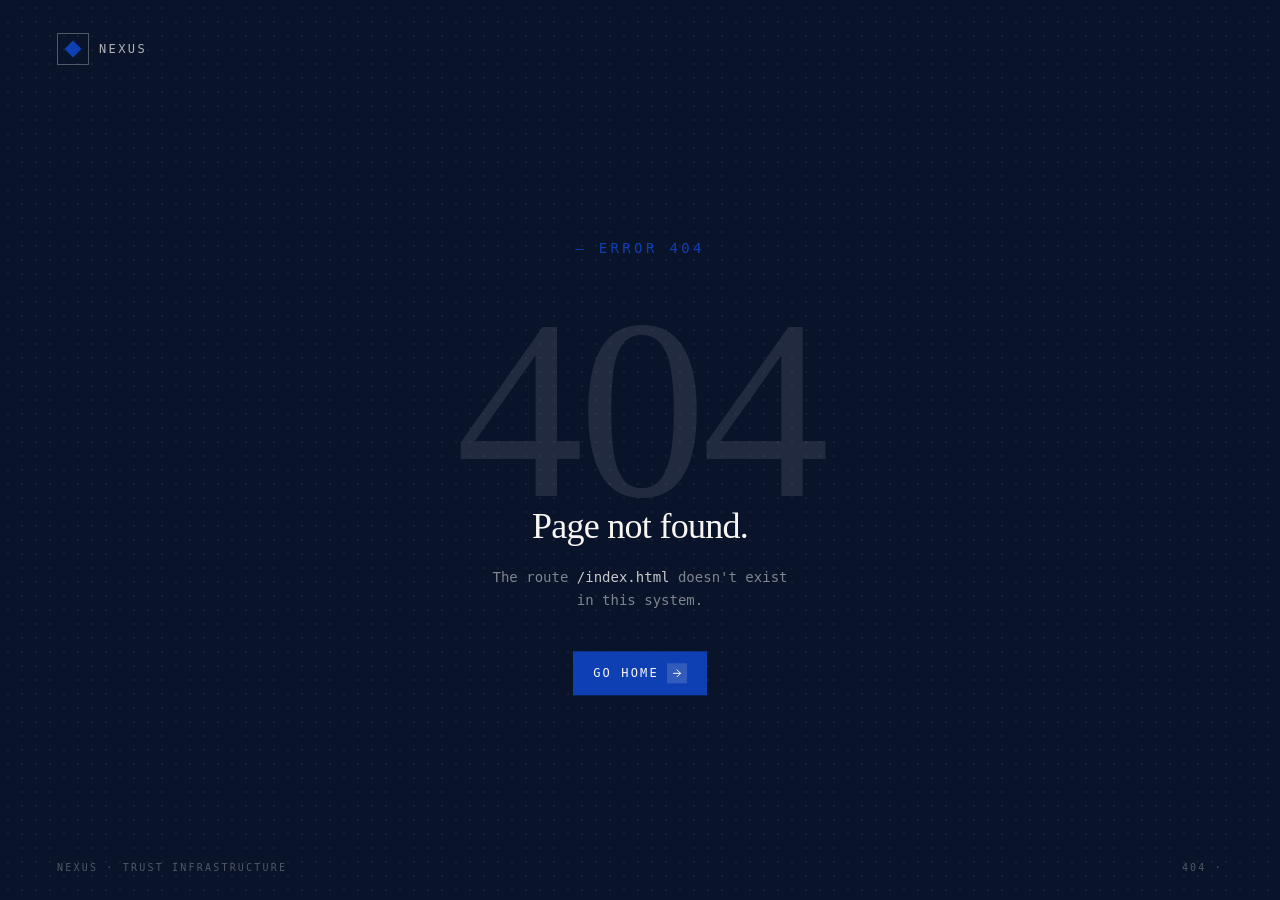
<file: index.html>
<!DOCTYPE html>
<html lang="en">
  <head>
    <meta charset="UTF-8" />
    <link rel="icon" type="image/png" href="/favicon.png">
    <link rel="icon" type="image/png" sizes="32x32" href="/favicon-32.png">
    <meta name="viewport" content="width=device-width, initial-scale=1.0" />
    <title>Nexus — Trust Infrastructure for AI Agents</title>
    <meta name="description" content="Cryptographic identity, behavioral ledger, and trust scoring for autonomous AI agents. Open source infrastructure built by one person.">
    <meta name="author" content="Max Gonzih" />
    
    
    <meta property="og:type" content="website" />
    <meta name="theme-color" content="#efe9dc" />
    <meta property="og:title" content="Nexus — Trust Infrastructure for AI Agents">
  <meta name="twitter:title" content="Nexus — Trust Infrastructure for AI Agents">
  <meta property="og:description" content="Cryptographic identity, behavioral ledger, and trust scoring for autonomous AI agents. Open source infrastructure built by one person.">
  <meta name="twitter:description" content="Cryptographic identity, behavioral ledger, and trust scoring for autonomous AI agents. Open source infrastructure built by one person.">
  <meta property="og:image" content="https://pub-bb2e103a32db4e198524a2e9ed8f35b4.r2.dev/0f4ebc05-e1de-4ec5-83be-975a5fd523ec/id-preview-ef43632e--4afaa09e-9929-4c1c-a859-e58dbd16fb6a.lovable.app-1778021286106.png">
  <meta name="twitter:image" content="https://pub-bb2e103a32db4e198524a2e9ed8f35b4.r2.dev/0f4ebc05-e1de-4ec5-83be-975a5fd523ec/id-preview-ef43632e--4afaa09e-9929-4c1c-a859-e58dbd16fb6a.lovable.app-1778021286106.png">
  <meta name="twitter:card" content="summary_large_image">
  <script type="module" crossorigin src="/assets/index-D3byarJ_.js"></script>
  <link rel="stylesheet" crossorigin href="/assets/index-BeabNFjg.css">
</head>
  <body>
    <div id="root"></div>
    <script>
      (function(l) {
        if (l.search[1] === '/') {
          var decoded = l.search.slice(1).split('&').map(function(s) {
            return s.replace(/~and~/g, '&');
          });
          window.history.replaceState(null, null,
            l.pathname.slice(0, -1) + decoded[0] +
            (decoded[1] ? '&' + decoded[1] : '') +
            l.hash
          );
        }
      }(window.location));
    </script>
  </body>
</html>
</file>
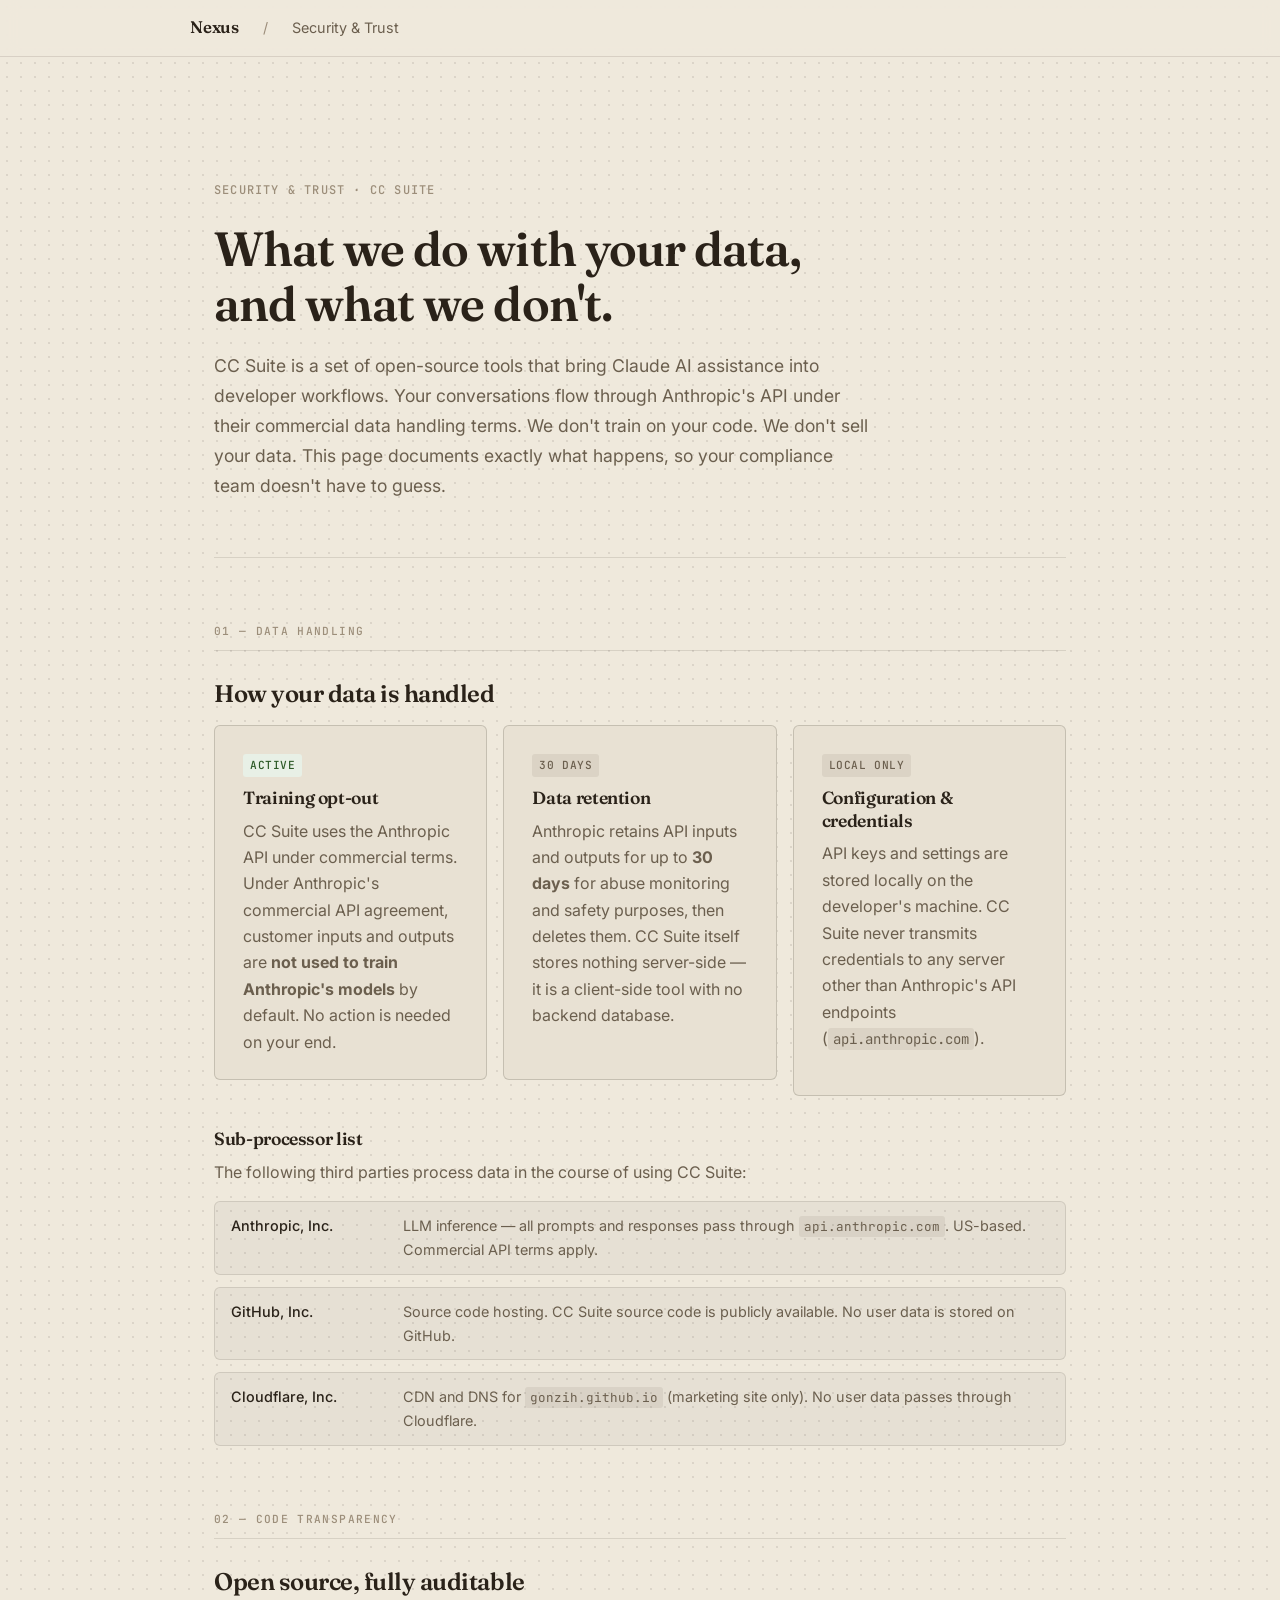
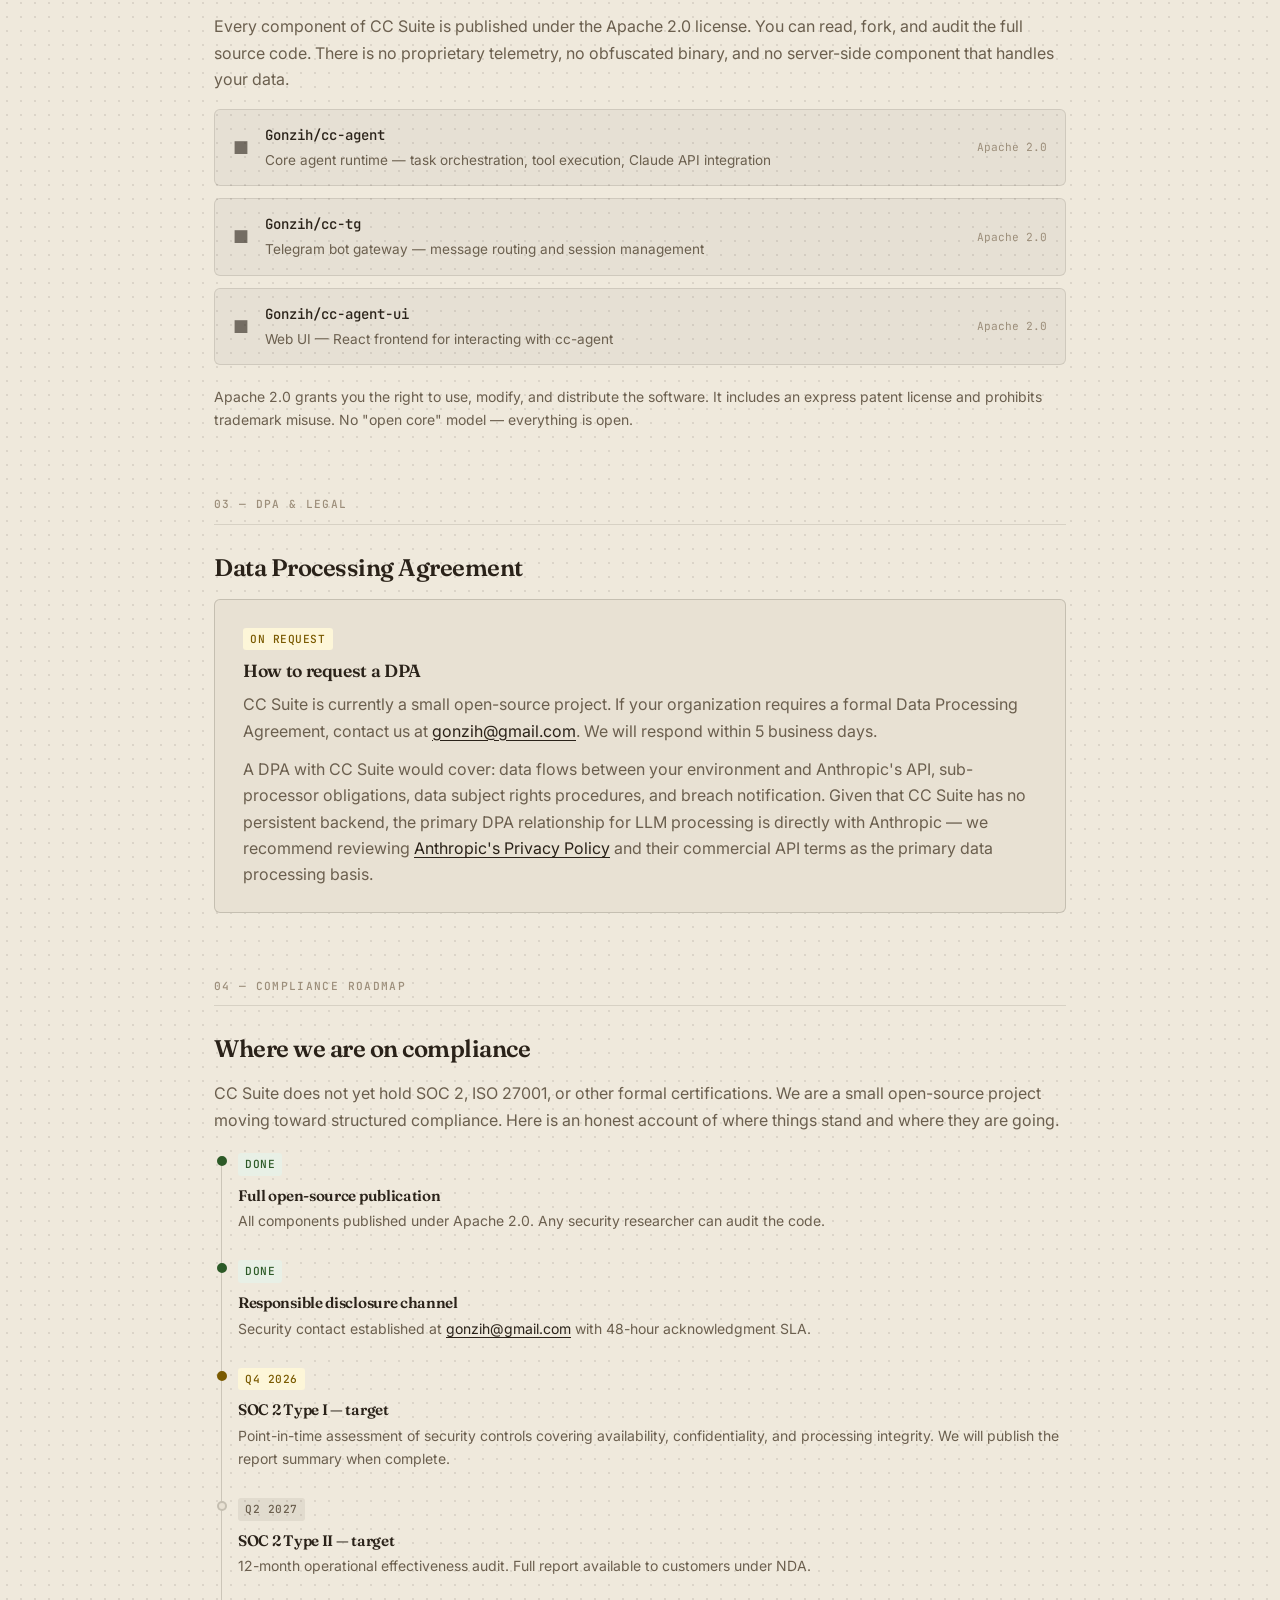
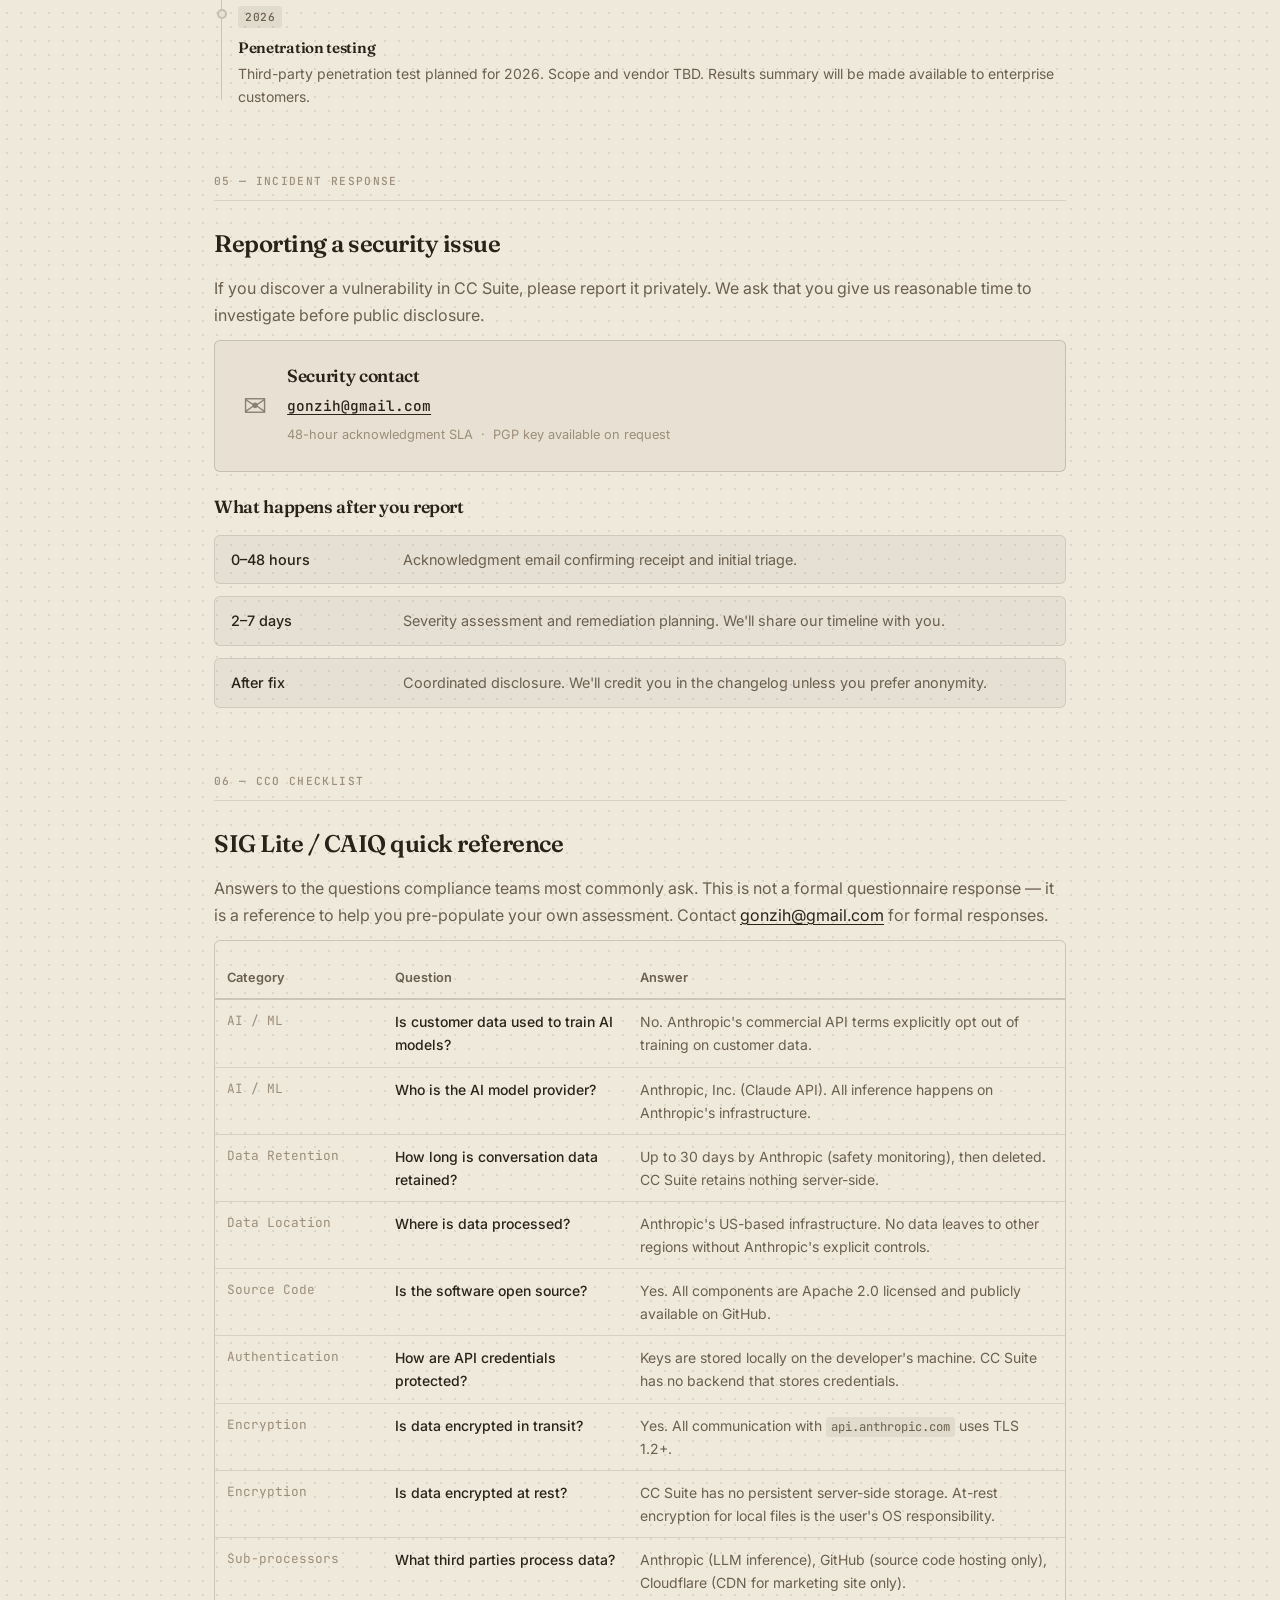
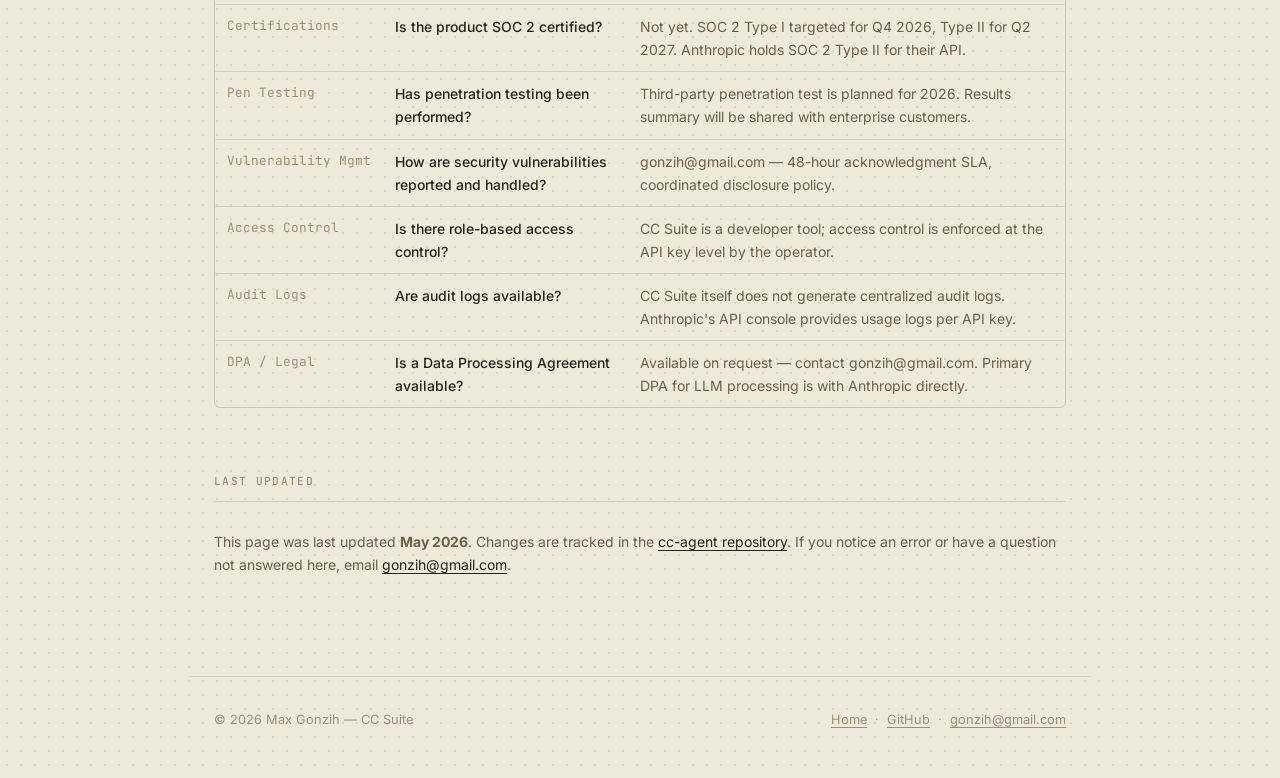
<file: trust/index.html>
<!DOCTYPE html>
<html lang="en">
<head>
  <meta charset="UTF-8" />
  <meta name="viewport" content="width=device-width, initial-scale=1.0" />
  <title>Security &amp; Trust — CC Suite</title>
  <meta name="description" content="CC Suite security posture, data handling practices, compliance roadmap, and contact information for enterprise and financial services buyers." />
  <meta name="author" content="Max Gonzih" />
  <meta name="theme-color" content="#efe9dc" />
  <link rel="icon" type="image/png" href="/favicon.png" />
  <link rel="icon" type="image/png" sizes="32x32" href="/favicon-32.png" />
  <link rel="preconnect" href="https://fonts.googleapis.com" />
  <link rel="preconnect" href="https://fonts.gstatic.com" crossorigin />
  <link href="https://fonts.googleapis.com/css2?family=Fraunces:ital,wght@0,400;0,600;1,400&family=Inter:wght@400;500;600&family=JetBrains+Mono:wght@400;500&display=swap" rel="stylesheet" />
  <style>
    :root {
      --bg:          #efe9dc;
      --bg-card:     #e8e1d3;
      --fg:          #2a2219;
      --fg-muted:    #6b5f4e;
      --fg-subtle:   #9c8e7a;
      --border:      rgba(42, 34, 25, 0.12);
      --border-mid:  rgba(42, 34, 25, 0.18);
      --accent:      #3b2f1e;
      --accent-light:#7c6a52;
      --green:       #2d5a27;
      --green-bg:    #e8f0e6;
      --yellow:      #7a5a00;
      --yellow-bg:   #fdf6d8;
      --radius:      6px;
    }

    *, *::before, *::after { box-sizing: border-box; margin: 0; padding: 0; }

    html { scroll-behavior: smooth; }

    body {
      background-color: var(--bg);
      color: var(--fg);
      font-family: Inter, system-ui, sans-serif;
      font-size: 16px;
      line-height: 1.65;
      min-height: 100vh;
      background-image: radial-gradient(rgba(42, 34, 25, 0.1) 1px, transparent 1px);
      background-size: 14px 14px;
    }

    /* ── Layout ── */
    .site-header {
      position: sticky;
      top: 0;
      z-index: 100;
      background: rgba(239, 233, 220, 0.88);
      backdrop-filter: blur(8px);
      -webkit-backdrop-filter: blur(8px);
      border-bottom: 1px solid var(--border);
      padding: 0 24px;
    }
    .header-inner {
      max-width: 900px;
      margin: 0 auto;
      display: flex;
      align-items: center;
      gap: 24px;
      height: 56px;
    }
    .header-inner a.home {
      font-family: 'Fraunces', Georgia, serif;
      font-weight: 600;
      font-size: 1.05rem;
      color: var(--fg);
      text-decoration: none;
      letter-spacing: -0.01em;
    }
    .header-inner a.home:hover { color: var(--accent-light); }
    .header-sep { color: var(--fg-subtle); font-size: 0.9rem; }
    .header-inner .current { color: var(--fg-muted); font-size: 0.9rem; }

    main {
      max-width: 900px;
      margin: 0 auto;
      padding: 60px 24px 100px;
    }

    /* ── Typography ── */
    h1, h2, h3 {
      font-family: 'Fraunces', Georgia, serif;
      font-weight: 600;
      letter-spacing: -0.02em;
      color: var(--fg);
    }
    h1 { font-size: clamp(2rem, 5vw, 3rem); line-height: 1.15; }
    h2 { font-size: 1.5rem; line-height: 1.25; margin-bottom: 16px; }
    h3 { font-size: 1.1rem; line-height: 1.3; margin-bottom: 8px; }

    p { margin-bottom: 12px; color: var(--fg-muted); }
    p:last-child { margin-bottom: 0; }

    a { color: var(--fg); text-underline-offset: 3px; }
    a:hover { color: var(--accent-light); }

    code {
      font-family: 'JetBrains Mono', monospace;
      font-size: 0.875em;
      background: rgba(42, 34, 25, 0.07);
      border-radius: 3px;
      padding: 2px 5px;
    }

    /* ── Hero ── */
    .hero {
      padding: 64px 0 56px;
      border-bottom: 1px solid var(--border);
      margin-bottom: 64px;
    }
    .hero-tag {
      font-family: 'JetBrains Mono', monospace;
      font-size: 0.75rem;
      font-weight: 500;
      letter-spacing: 0.1em;
      text-transform: uppercase;
      color: var(--fg-subtle);
      margin-bottom: 20px;
    }
    .hero h1 { margin-bottom: 20px; }
    .hero .lead {
      font-size: 1.1rem;
      line-height: 1.7;
      color: var(--fg-muted);
      max-width: 660px;
      margin-bottom: 0;
    }

    /* ── Sections ── */
    .section {
      margin-bottom: 64px;
    }
    .section-label {
      font-family: 'JetBrains Mono', monospace;
      font-size: 0.7rem;
      font-weight: 500;
      letter-spacing: 0.12em;
      text-transform: uppercase;
      color: var(--fg-subtle);
      margin-bottom: 10px;
    }
    .section-divider {
      border: none;
      border-top: 1px solid var(--border);
      margin-bottom: 28px;
    }

    /* ── Cards ── */
    .card {
      background: var(--bg-card);
      border: 1px solid var(--border-mid);
      border-radius: var(--radius);
      padding: 24px 28px;
      margin-bottom: 16px;
    }
    .card:last-child { margin-bottom: 0; }

    .card-grid {
      display: grid;
      grid-template-columns: repeat(auto-fill, minmax(260px, 1fr));
      gap: 16px;
    }

    /* ── Badges ── */
    .badge {
      display: inline-block;
      font-family: 'JetBrains Mono', monospace;
      font-size: 0.7rem;
      font-weight: 500;
      letter-spacing: 0.05em;
      text-transform: uppercase;
      border-radius: 3px;
      padding: 2px 7px;
      margin-bottom: 10px;
    }
    .badge-green  { background: var(--green-bg);  color: var(--green); }
    .badge-yellow { background: var(--yellow-bg); color: var(--yellow); }
    .badge-muted  { background: rgba(42,34,25,0.07); color: var(--fg-muted); }

    /* ── Sub-processor table ── */
    .proc-list {
      list-style: none;
      display: flex;
      flex-direction: column;
      gap: 12px;
      margin-top: 16px;
    }
    .proc-item {
      display: grid;
      grid-template-columns: 160px 1fr;
      gap: 12px;
      padding: 12px 16px;
      background: rgba(42,34,25,0.04);
      border-radius: var(--radius);
      border: 1px solid var(--border);
      font-size: 0.9rem;
    }
    .proc-name { font-weight: 500; color: var(--fg); }
    .proc-role { color: var(--fg-muted); }

    /* ── Repo card ── */
    .repo-list {
      display: flex;
      flex-direction: column;
      gap: 12px;
      margin-top: 16px;
    }
    .repo-item {
      display: flex;
      align-items: center;
      gap: 16px;
      padding: 14px 18px;
      background: rgba(42,34,25,0.04);
      border-radius: var(--radius);
      border: 1px solid var(--border);
      text-decoration: none;
      color: inherit;
      transition: border-color 0.15s, background 0.15s;
    }
    .repo-item:hover {
      border-color: var(--border-mid);
      background: rgba(42,34,25,0.07);
      color: inherit;
    }
    .repo-icon {
      font-size: 1.1rem;
      flex-shrink: 0;
      opacity: 0.6;
    }
    .repo-name {
      font-family: 'JetBrains Mono', monospace;
      font-size: 0.875rem;
      font-weight: 500;
      color: var(--fg);
    }
    .repo-desc {
      font-size: 0.85rem;
      color: var(--fg-muted);
      margin-top: 2px;
    }
    .repo-license {
      margin-left: auto;
      font-family: 'JetBrains Mono', monospace;
      font-size: 0.7rem;
      color: var(--fg-subtle);
      flex-shrink: 0;
    }

    /* ── Timeline ── */
    .timeline {
      position: relative;
      padding-left: 24px;
      margin-top: 16px;
    }
    .timeline::before {
      content: '';
      position: absolute;
      left: 7px;
      top: 8px;
      bottom: 8px;
      width: 1px;
      background: var(--border-mid);
    }
    .timeline-item {
      position: relative;
      margin-bottom: 24px;
    }
    .timeline-item:last-child { margin-bottom: 0; }
    .timeline-dot {
      position: absolute;
      left: -21px;
      top: 7px;
      width: 10px;
      height: 10px;
      border-radius: 50%;
      background: var(--bg-card);
      border: 2px solid var(--border-mid);
    }
    .timeline-dot.done  { background: var(--green); border-color: var(--green); }
    .timeline-dot.next  { background: var(--yellow); border-color: var(--yellow); }
    .timeline-item h3 { margin-bottom: 4px; font-size: 0.95rem; }
    .timeline-item p  { font-size: 0.875rem; margin-bottom: 0; }

    /* ── CCO Checklist table ── */
    .checklist-table {
      width: 100%;
      border-collapse: collapse;
      font-size: 0.875rem;
      margin-top: 16px;
    }
    .checklist-table thead tr {
      border-bottom: 2px solid var(--border-mid);
    }
    .checklist-table th {
      text-align: left;
      padding: 10px 12px;
      font-weight: 600;
      font-size: 0.8rem;
      color: var(--fg-muted);
      white-space: nowrap;
    }
    .checklist-table td {
      padding: 10px 12px;
      border-bottom: 1px solid var(--border);
      vertical-align: top;
      color: var(--fg-muted);
    }
    .checklist-table td:first-child {
      font-family: 'JetBrains Mono', monospace;
      font-size: 0.8rem;
      color: var(--fg-subtle);
      white-space: nowrap;
    }
    .checklist-table td:nth-child(2) {
      color: var(--fg);
      font-weight: 500;
    }
    .checklist-table tr:last-child td { border-bottom: none; }

    .table-wrap {
      overflow-x: auto;
      border: 1px solid var(--border-mid);
      border-radius: var(--radius);
    }

    /* ── Contact card ── */
    .contact-card {
      display: flex;
      align-items: center;
      gap: 20px;
      padding: 24px 28px;
      background: var(--bg-card);
      border: 1px solid var(--border-mid);
      border-radius: var(--radius);
    }
    .contact-icon { font-size: 1.8rem; opacity: 0.5; }
    .contact-card h3 { margin-bottom: 4px; }
    .contact-card p  { margin-bottom: 0; font-size: 0.875rem; }
    .contact-email {
      font-family: 'JetBrains Mono', monospace;
      font-size: 0.9rem;
      font-weight: 500;
    }
    .sla-note {
      display: inline-block;
      margin-top: 6px;
      font-size: 0.8rem;
      color: var(--fg-subtle);
    }

    /* ── Footer ── */
    footer {
      max-width: 900px;
      margin: 0 auto;
      padding: 32px 24px 48px;
      border-top: 1px solid var(--border);
      display: flex;
      align-items: center;
      justify-content: space-between;
      gap: 16px;
      flex-wrap: wrap;
    }
    footer p {
      font-size: 0.8rem;
      color: var(--fg-subtle);
      margin: 0;
    }
    footer a { color: var(--fg-subtle); }
    footer a:hover { color: var(--fg-muted); }

    /* ── Responsive ── */
    @media (max-width: 640px) {
      main { padding: 40px 16px 80px; }
      .hero { padding: 48px 0 40px; }
      .card { padding: 18px 20px; }
      .proc-item { grid-template-columns: 1fr; }
      .contact-card { flex-direction: column; align-items: flex-start; gap: 12px; }
      footer { flex-direction: column; gap: 8px; }
    }
  </style>
</head>
<body>

  <!-- Navigation -->
  <header class="site-header">
    <div class="header-inner">
      <a href="/" class="home">Nexus</a>
      <span class="header-sep">/</span>
      <span class="current">Security &amp; Trust</span>
    </div>
  </header>

  <main>

    <!-- ── Hero ── -->
    <section class="hero" id="top">
      <div class="hero-tag">Security &amp; Trust · CC Suite</div>
      <h1>What we do with your data,<br />and what we don't.</h1>
      <p class="lead">
        CC Suite is a set of open-source tools that bring Claude AI assistance into developer
        workflows. Your conversations flow through Anthropic's API under their commercial data
        handling terms. We don't train on your code. We don't sell your data. This page documents
        exactly what happens, so your compliance team doesn't have to guess.
      </p>
    </section>

    <!-- ── Data Handling ── -->
    <section class="section" id="data-handling">
      <div class="section-label">01 — Data Handling</div>
      <hr class="section-divider" />
      <h2>How your data is handled</h2>

      <div class="card-grid">
        <div class="card">
          <span class="badge badge-green">Active</span>
          <h3>Training opt-out</h3>
          <p>CC Suite uses the Anthropic API under commercial terms. Under Anthropic's commercial
          API agreement, customer inputs and outputs are <strong>not used to train Anthropic's
          models</strong> by default. No action is needed on your end.</p>
        </div>
        <div class="card">
          <span class="badge badge-muted">30 days</span>
          <h3>Data retention</h3>
          <p>Anthropic retains API inputs and outputs for up to <strong>30 days</strong> for
          abuse monitoring and safety purposes, then deletes them. CC Suite itself stores nothing
          server-side — it is a client-side tool with no backend database.</p>
        </div>
        <div class="card">
          <span class="badge badge-muted">Local only</span>
          <h3>Configuration &amp; credentials</h3>
          <p>API keys and settings are stored locally on the developer's machine. CC Suite
          never transmits credentials to any server other than Anthropic's API endpoints
          (<code>api.anthropic.com</code>).</p>
        </div>
      </div>

      <div style="margin-top: 32px;">
        <h3>Sub-processor list</h3>
        <p>The following third parties process data in the course of using CC Suite:</p>
        <ul class="proc-list">
          <li class="proc-item">
            <span class="proc-name">Anthropic, Inc.</span>
            <span class="proc-role">LLM inference — all prompts and responses pass through <code>api.anthropic.com</code>. US-based. Commercial API terms apply.</span>
          </li>
          <li class="proc-item">
            <span class="proc-name">GitHub, Inc.</span>
            <span class="proc-role">Source code hosting. CC Suite source code is publicly available. No user data is stored on GitHub.</span>
          </li>
          <li class="proc-item">
            <span class="proc-name">Cloudflare, Inc.</span>
            <span class="proc-role">CDN and DNS for <code>gonzih.github.io</code> (marketing site only). No user data passes through Cloudflare.</span>
          </li>
        </ul>
      </div>
    </section>

    <!-- ── Code Transparency ── -->
    <section class="section" id="code-transparency">
      <div class="section-label">02 — Code Transparency</div>
      <hr class="section-divider" />
      <h2>Open source, fully auditable</h2>
      <p>Every component of CC Suite is published under the Apache 2.0 license. You can read,
      fork, and audit the full source code. There is no proprietary telemetry, no obfuscated
      binary, and no server-side component that handles your data.</p>

      <div class="repo-list">
        <a class="repo-item" href="https://github.com/Gonzih/cc-agent" target="_blank" rel="noopener noreferrer">
          <span class="repo-icon">&#9632;</span>
          <div>
            <div class="repo-name">Gonzih/cc-agent</div>
            <div class="repo-desc">Core agent runtime — task orchestration, tool execution, Claude API integration</div>
          </div>
          <span class="repo-license">Apache 2.0</span>
        </a>
        <a class="repo-item" href="https://github.com/Gonzih/cc-tg" target="_blank" rel="noopener noreferrer">
          <span class="repo-icon">&#9632;</span>
          <div>
            <div class="repo-name">Gonzih/cc-tg</div>
            <div class="repo-desc">Telegram bot gateway — message routing and session management</div>
          </div>
          <span class="repo-license">Apache 2.0</span>
        </a>
        <a class="repo-item" href="https://github.com/Gonzih/cc-agent-ui" target="_blank" rel="noopener noreferrer">
          <span class="repo-icon">&#9632;</span>
          <div>
            <div class="repo-name">Gonzih/cc-agent-ui</div>
            <div class="repo-desc">Web UI — React frontend for interacting with cc-agent</div>
          </div>
          <span class="repo-license">Apache 2.0</span>
        </a>
      </div>

      <p style="margin-top: 20px; font-size: 0.875rem;">
        Apache 2.0 grants you the right to use, modify, and distribute the software.
        It includes an express patent license and prohibits trademark misuse.
        No "open core" model — everything is open.
      </p>
    </section>

    <!-- ── DPA & Legal ── -->
    <section class="section" id="dpa">
      <div class="section-label">03 — DPA &amp; Legal</div>
      <hr class="section-divider" />
      <h2>Data Processing Agreement</h2>
      <div class="card">
        <span class="badge badge-yellow">On request</span>
        <h3>How to request a DPA</h3>
        <p>
          CC Suite is currently a small open-source project. If your organization requires a
          formal Data Processing Agreement, contact us at
          <a href="mailto:gonzih@gmail.com">gonzih@gmail.com</a>.
          We will respond within 5 business days.
        </p>
        <p>
          A DPA with CC Suite would cover: data flows between your environment and Anthropic's
          API, sub-processor obligations, data subject rights procedures, and breach notification.
          Given that CC Suite has no persistent backend, the primary DPA relationship for LLM
          processing is directly with Anthropic — we recommend reviewing
          <a href="https://www.anthropic.com/legal/privacy" target="_blank" rel="noopener noreferrer">Anthropic's Privacy Policy</a>
          and their commercial API terms as the primary data processing basis.
        </p>
      </div>
    </section>

    <!-- ── Compliance Roadmap ── -->
    <section class="section" id="compliance">
      <div class="section-label">04 — Compliance Roadmap</div>
      <hr class="section-divider" />
      <h2>Where we are on compliance</h2>
      <p>
        CC Suite does not yet hold SOC 2, ISO 27001, or other formal certifications.
        We are a small open-source project moving toward structured compliance.
        Here is an honest account of where things stand and where they are going.
      </p>

      <div class="timeline">
        <div class="timeline-item">
          <div class="timeline-dot done"></div>
          <span class="badge badge-green">Done</span>
          <h3>Full open-source publication</h3>
          <p>All components published under Apache 2.0. Any security researcher can audit the code.</p>
        </div>
        <div class="timeline-item">
          <div class="timeline-dot done"></div>
          <span class="badge badge-green">Done</span>
          <h3>Responsible disclosure channel</h3>
          <p>Security contact established at <a href="mailto:gonzih@gmail.com">gonzih@gmail.com</a> with 48-hour acknowledgment SLA.</p>
        </div>
        <div class="timeline-item">
          <div class="timeline-dot next"></div>
          <span class="badge badge-yellow">Q4 2026</span>
          <h3>SOC 2 Type I — target</h3>
          <p>Point-in-time assessment of security controls covering availability, confidentiality,
          and processing integrity. We will publish the report summary when complete.</p>
        </div>
        <div class="timeline-item">
          <div class="timeline-dot"></div>
          <span class="badge badge-muted">Q2 2027</span>
          <h3>SOC 2 Type II — target</h3>
          <p>12-month operational effectiveness audit. Full report available to customers under NDA.</p>
        </div>
        <div class="timeline-item">
          <div class="timeline-dot"></div>
          <span class="badge badge-muted">2026</span>
          <h3>Penetration testing</h3>
          <p>Third-party penetration test planned for 2026. Scope and vendor TBD. Results summary
          will be made available to enterprise customers.</p>
        </div>
      </div>
    </section>

    <!-- ── Incident Response ── -->
    <section class="section" id="incident-response">
      <div class="section-label">05 — Incident Response</div>
      <hr class="section-divider" />
      <h2>Reporting a security issue</h2>
      <p>
        If you discover a vulnerability in CC Suite, please report it privately.
        We ask that you give us reasonable time to investigate before public disclosure.
      </p>

      <div class="contact-card">
        <div class="contact-icon">&#9993;</div>
        <div>
          <h3>Security contact</h3>
          <a class="contact-email" href="mailto:gonzih@gmail.com">gonzih@gmail.com</a>
          <br />
          <span class="sla-note">48-hour acknowledgment SLA &nbsp;·&nbsp; PGP key available on request</span>
        </div>
      </div>

      <div style="margin-top: 24px;">
        <h3>What happens after you report</h3>
        <ul class="proc-list">
          <li class="proc-item">
            <span class="proc-name">0–48 hours</span>
            <span class="proc-role">Acknowledgment email confirming receipt and initial triage.</span>
          </li>
          <li class="proc-item">
            <span class="proc-name">2–7 days</span>
            <span class="proc-role">Severity assessment and remediation planning. We'll share our timeline with you.</span>
          </li>
          <li class="proc-item">
            <span class="proc-name">After fix</span>
            <span class="proc-role">Coordinated disclosure. We'll credit you in the changelog unless you prefer anonymity.</span>
          </li>
        </ul>
      </div>
    </section>

    <!-- ── CCO Checklist ── -->
    <section class="section" id="cco-checklist">
      <div class="section-label">06 — CCO Checklist</div>
      <hr class="section-divider" />
      <h2>SIG Lite / CAIQ quick reference</h2>
      <p>
        Answers to the questions compliance teams most commonly ask. This is not a formal
        questionnaire response — it is a reference to help you pre-populate your own assessment.
        Contact <a href="mailto:gonzih@gmail.com">gonzih@gmail.com</a> for
        formal responses.
      </p>

      <div class="table-wrap">
        <table class="checklist-table">
          <thead>
            <tr>
              <th>Category</th>
              <th>Question</th>
              <th>Answer</th>
            </tr>
          </thead>
          <tbody>
            <tr>
              <td>AI / ML</td>
              <td>Is customer data used to train AI models?</td>
              <td>No. Anthropic's commercial API terms explicitly opt out of training on customer data.</td>
            </tr>
            <tr>
              <td>AI / ML</td>
              <td>Who is the AI model provider?</td>
              <td>Anthropic, Inc. (Claude API). All inference happens on Anthropic's infrastructure.</td>
            </tr>
            <tr>
              <td>Data Retention</td>
              <td>How long is conversation data retained?</td>
              <td>Up to 30 days by Anthropic (safety monitoring), then deleted. CC Suite retains nothing server-side.</td>
            </tr>
            <tr>
              <td>Data Location</td>
              <td>Where is data processed?</td>
              <td>Anthropic's US-based infrastructure. No data leaves to other regions without Anthropic's explicit controls.</td>
            </tr>
            <tr>
              <td>Source Code</td>
              <td>Is the software open source?</td>
              <td>Yes. All components are Apache 2.0 licensed and publicly available on GitHub.</td>
            </tr>
            <tr>
              <td>Authentication</td>
              <td>How are API credentials protected?</td>
              <td>Keys are stored locally on the developer's machine. CC Suite has no backend that stores credentials.</td>
            </tr>
            <tr>
              <td>Encryption</td>
              <td>Is data encrypted in transit?</td>
              <td>Yes. All communication with <code>api.anthropic.com</code> uses TLS 1.2+.</td>
            </tr>
            <tr>
              <td>Encryption</td>
              <td>Is data encrypted at rest?</td>
              <td>CC Suite has no persistent server-side storage. At-rest encryption for local files is the user's OS responsibility.</td>
            </tr>
            <tr>
              <td>Sub-processors</td>
              <td>What third parties process data?</td>
              <td>Anthropic (LLM inference), GitHub (source code hosting only), Cloudflare (CDN for marketing site only).</td>
            </tr>
            <tr>
              <td>Certifications</td>
              <td>Is the product SOC 2 certified?</td>
              <td>Not yet. SOC 2 Type I targeted for Q4 2026, Type II for Q2 2027. Anthropic holds SOC 2 Type II for their API.</td>
            </tr>
            <tr>
              <td>Pen Testing</td>
              <td>Has penetration testing been performed?</td>
              <td>Third-party penetration test is planned for 2026. Results summary will be shared with enterprise customers.</td>
            </tr>
            <tr>
              <td>Vulnerability Mgmt</td>
              <td>How are security vulnerabilities reported and handled?</td>
              <td>gonzih@gmail.com — 48-hour acknowledgment SLA, coordinated disclosure policy.</td>
            </tr>
            <tr>
              <td>Access Control</td>
              <td>Is there role-based access control?</td>
              <td>CC Suite is a developer tool; access control is enforced at the API key level by the operator.</td>
            </tr>
            <tr>
              <td>Audit Logs</td>
              <td>Are audit logs available?</td>
              <td>CC Suite itself does not generate centralized audit logs. Anthropic's API console provides usage logs per API key.</td>
            </tr>
            <tr>
              <td>DPA / Legal</td>
              <td>Is a Data Processing Agreement available?</td>
              <td>Available on request — contact gonzih@gmail.com. Primary DPA for LLM processing is with Anthropic directly.</td>
            </tr>
          </tbody>
        </table>
      </div>
    </section>

    <!-- ── Last updated ── -->
    <section class="section" style="margin-bottom: 0;">
      <div class="section-label">Last updated</div>
      <hr class="section-divider" />
      <p style="font-size: 0.875rem;">
        This page was last updated <strong>May 2026</strong>.
        Changes are tracked in the
        <a href="https://github.com/Gonzih/cc-agent" target="_blank" rel="noopener noreferrer">cc-agent repository</a>.
        If you notice an error or have a question not answered here,
        email <a href="mailto:gonzih@gmail.com">gonzih@gmail.com</a>.
      </p>
    </section>

  </main>

  <footer>
    <p>&copy; 2026 Max Gonzih &mdash; CC Suite</p>
    <p>
      <a href="/">Home</a> &nbsp;&middot;&nbsp;
      <a href="https://github.com/Gonzih/cc-agent" target="_blank" rel="noopener noreferrer">GitHub</a> &nbsp;&middot;&nbsp;
      <a href="mailto:gonzih@gmail.com">gonzih@gmail.com</a>
    </p>
  </footer>

</body>
</html>
</file>
<file: assets/index-BeabNFjg.css>
*,:before,:after{--tw-border-spacing-x: 0;--tw-border-spacing-y: 0;--tw-translate-x: 0;--tw-translate-y: 0;--tw-rotate: 0;--tw-skew-x: 0;--tw-skew-y: 0;--tw-scale-x: 1;--tw-scale-y: 1;--tw-pan-x: ;--tw-pan-y: ;--tw-pinch-zoom: ;--tw-scroll-snap-strictness: proximity;--tw-gradient-from-position: ;--tw-gradient-via-position: ;--tw-gradient-to-position: ;--tw-ordinal: ;--tw-slashed-zero: ;--tw-numeric-figure: ;--tw-numeric-spacing: ;--tw-numeric-fraction: ;--tw-ring-inset: ;--tw-ring-offset-width: 0px;--tw-ring-offset-color: #fff;--tw-ring-color: rgb(59 130 246 / .5);--tw-ring-offset-shadow: 0 0 #0000;--tw-ring-shadow: 0 0 #0000;--tw-shadow: 0 0 #0000;--tw-shadow-colored: 0 0 #0000;--tw-blur: ;--tw-brightness: ;--tw-contrast: ;--tw-grayscale: ;--tw-hue-rotate: ;--tw-invert: ;--tw-saturate: ;--tw-sepia: ;--tw-drop-shadow: ;--tw-backdrop-blur: ;--tw-backdrop-brightness: ;--tw-backdrop-contrast: ;--tw-backdrop-grayscale: ;--tw-backdrop-hue-rotate: ;--tw-backdrop-invert: ;--tw-backdrop-opacity: ;--tw-backdrop-saturate: ;--tw-backdrop-sepia: ;--tw-contain-size: ;--tw-contain-layout: ;--tw-contain-paint: ;--tw-contain-style: }::backdrop{--tw-border-spacing-x: 0;--tw-border-spacing-y: 0;--tw-translate-x: 0;--tw-translate-y: 0;--tw-rotate: 0;--tw-skew-x: 0;--tw-skew-y: 0;--tw-scale-x: 1;--tw-scale-y: 1;--tw-pan-x: ;--tw-pan-y: ;--tw-pinch-zoom: ;--tw-scroll-snap-strictness: proximity;--tw-gradient-from-position: ;--tw-gradient-via-position: ;--tw-gradient-to-position: ;--tw-ordinal: ;--tw-slashed-zero: ;--tw-numeric-figure: ;--tw-numeric-spacing: ;--tw-numeric-fraction: ;--tw-ring-inset: ;--tw-ring-offset-width: 0px;--tw-ring-offset-color: #fff;--tw-ring-color: rgb(59 130 246 / .5);--tw-ring-offset-shadow: 0 0 #0000;--tw-ring-shadow: 0 0 #0000;--tw-shadow: 0 0 #0000;--tw-shadow-colored: 0 0 #0000;--tw-blur: ;--tw-brightness: ;--tw-contrast: ;--tw-grayscale: ;--tw-hue-rotate: ;--tw-invert: ;--tw-saturate: ;--tw-sepia: ;--tw-drop-shadow: ;--tw-backdrop-blur: ;--tw-backdrop-brightness: ;--tw-backdrop-contrast: ;--tw-backdrop-grayscale: ;--tw-backdrop-hue-rotate: ;--tw-backdrop-invert: ;--tw-backdrop-opacity: ;--tw-backdrop-saturate: ;--tw-backdrop-sepia: ;--tw-contain-size: ;--tw-contain-layout: ;--tw-contain-paint: ;--tw-contain-style: }*,:before,:after{box-sizing:border-box;border-width:0;border-style:solid;border-color:#e5e7eb}:before,:after{--tw-content: ""}html,:host{line-height:1.5;-webkit-text-size-adjust:100%;-moz-tab-size:4;-o-tab-size:4;tab-size:4;font-family:Inter,system-ui,sans-serif;font-feature-settings:normal;font-variation-settings:normal;-webkit-tap-highlight-color:transparent}body{margin:0;line-height:inherit}hr{height:0;color:inherit;border-top-width:1px}abbr:where([title]){-webkit-text-decoration:underline dotted;text-decoration:underline dotted}h1,h2,h3,h4,h5,h6{font-size:inherit;font-weight:inherit}a{color:inherit;text-decoration:inherit}b,strong{font-weight:bolder}code,kbd,samp,pre{font-family:JetBrains Mono,monospace;font-feature-settings:normal;font-variation-settings:normal;font-size:1em}small{font-size:80%}sub,sup{font-size:75%;line-height:0;position:relative;vertical-align:baseline}sub{bottom:-.25em}sup{top:-.5em}table{text-indent:0;border-color:inherit;border-collapse:collapse}button,input,optgroup,select,textarea{font-family:inherit;font-feature-settings:inherit;font-variation-settings:inherit;font-size:100%;font-weight:inherit;line-height:inherit;letter-spacing:inherit;color:inherit;margin:0;padding:0}button,select{text-transform:none}button,input:where([type=button]),input:where([type=reset]),input:where([type=submit]){-webkit-appearance:button;background-color:transparent;background-image:none}:-moz-focusring{outline:auto}:-moz-ui-invalid{box-shadow:none}progress{vertical-align:baseline}::-webkit-inner-spin-button,::-webkit-outer-spin-button{height:auto}[type=search]{-webkit-appearance:textfield;outline-offset:-2px}::-webkit-search-decoration{-webkit-appearance:none}::-webkit-file-upload-button{-webkit-appearance:button;font:inherit}summary{display:list-item}blockquote,dl,dd,h1,h2,h3,h4,h5,h6,hr,figure,p,pre{margin:0}fieldset{margin:0;padding:0}legend{padding:0}ol,ul,menu{list-style:none;margin:0;padding:0}dialog{padding:0}textarea{resize:vertical}input::-moz-placeholder,textarea::-moz-placeholder{opacity:1;color:#9ca3af}input::placeholder,textarea::placeholder{opacity:1;color:#9ca3af}button,[role=button]{cursor:pointer}:disabled{cursor:default}img,svg,video,canvas,audio,iframe,embed,object{display:block;vertical-align:middle}img,video{max-width:100%;height:auto}[hidden]:where(:not([hidden=until-found])){display:none}:root{--background: 38 30% 94%;--foreground: 222 60% 12%;--surface: 38 35% 96%;--surface-ink: 222 65% 10%;--card: 38 35% 96%;--card-foreground: 222 60% 12%;--popover: 38 35% 96%;--popover-foreground: 222 60% 12%;--primary: 222 85% 38%;--primary-foreground: 38 30% 96%;--primary-glow: 222 90% 55%;--secondary: 38 20% 88%;--secondary-foreground: 222 60% 12%;--muted: 38 18% 86%;--muted-foreground: 222 20% 38%;--accent: 222 85% 38%;--accent-foreground: 38 30% 96%;--destructive: 0 70% 45%;--destructive-foreground: 38 30% 96%;--border: 222 30% 18%;--input: 38 20% 88%;--ring: 222 85% 38%;--radius: .5rem;--grid-line: 222 60% 20%;--code-bg: 222 65% 10%;--gradient-hero: linear-gradient(135deg, hsl(222 85% 35%) 0%, hsl(222 90% 50%) 100%);--shadow-soft: 0 1px 2px hsl(222 60% 12% / .04), 0 8px 24px hsl(222 60% 12% / .06);--shadow-panel: 0 2px 8px hsl(222 60% 12% / .05)}*{border-color:hsl(var(--border) / .08)}.panel-ink body{color:hsl(var(--primary-foreground))}.panel-ink .panel body{color:hsl(var(--foreground))}body{background-color:hsl(var(--background));font-family:Inter,system-ui,sans-serif;color:hsl(var(--foreground));-webkit-font-smoothing:antialiased;-moz-osx-font-smoothing:grayscale;font-feature-settings:"ss01"}html{scroll-behavior:smooth}.panel{background:hsl(var(--surface));border:1px solid hsl(var(--foreground) / .08);box-shadow:var(--shadow-panel)}.panel-ink{background:hsl(var(--surface-ink));color:hsl(var(--primary-foreground));border:1px solid hsl(var(--surface-ink))}.panel-ink .text-muted-foreground{color:#c2b7a3b3}.panel-ink .text-foreground{color:hsl(var(--primary-foreground))}.panel-ink .text-foreground\/10{color:hsl(var(--primary-foreground) / .1)}.panel-ink .text-foreground\/40{color:hsl(var(--primary-foreground) / .4)}.panel-ink .text-foreground\/50{color:hsl(var(--primary-foreground) / .5)}.panel-ink .text-foreground\/55{color:hsl(var(--primary-foreground) / .55)}.panel-ink .text-foreground\/60{color:hsl(var(--primary-foreground) / .6)}.panel-ink .text-foreground\/70{color:hsl(var(--primary-foreground) / .7)}.panel-ink .text-foreground\/75{color:hsl(var(--primary-foreground) / .75)}.panel-ink .text-foreground\/80{color:hsl(var(--primary-foreground) / .8)}.panel-ink .text-accent-blue{color:hsl(var(--primary-glow))}.panel-ink .panel .text-foreground{color:hsl(var(--foreground))}.panel-ink .panel .text-foreground\/40{color:hsl(var(--foreground) / .4)}.panel-ink .panel .text-foreground\/50{color:hsl(var(--foreground) / .5)}.panel-ink .panel .text-foreground\/55{color:hsl(var(--foreground) / .55)}.panel-ink .panel .text-foreground\/60{color:hsl(var(--foreground) / .6)}.panel-ink .panel .text-foreground\/70{color:hsl(var(--foreground) / .7)}.panel-ink .panel .text-foreground\/75{color:hsl(var(--foreground) / .75)}.panel-ink .panel .text-foreground\/80{color:hsl(var(--foreground) / .8)}.panel-ink .panel .text-accent-blue{color:hsl(var(--primary))}.panel-ink .border-foreground\/10{border-color:hsl(var(--primary-foreground) / .1)}.panel-ink .border-foreground\/15{border-color:hsl(var(--primary-foreground) / .15)}.font-serif-display{font-family:Fraunces,Georgia,serif;font-optical-sizing:auto;letter-spacing:-.02em}.text-accent-blue{color:hsl(var(--primary))}.dot-bg{background-image:radial-gradient(hsl(var(--foreground) / .18) 1px,transparent 1px);background-size:14px 14px}.dot-bg-ink{background-image:radial-gradient(hsl(38 30% 96% / .18) 1px,transparent 1px);background-size:14px 14px}.repo-card-hover{transition-property:all;transition-timing-function:cubic-bezier(.4,0,.2,1);transition-duration:.3s;animation-duration:.3s}.repo-card-hover:hover{border-color:hsl(var(--primary) / .5);box-shadow:0 8px 24px hsl(var(--primary) / .12);transform:translateY(-2px)}.font-mono{font-family:JetBrains Mono,monospace}.sr-only{position:absolute;width:1px;height:1px;padding:0;margin:-1px;overflow:hidden;clip:rect(0,0,0,0);white-space:nowrap;border-width:0}.pointer-events-none{pointer-events:none}.pointer-events-auto{pointer-events:auto}.visible{visibility:visible}.invisible{visibility:hidden}.static{position:static}.fixed{position:fixed}.absolute{position:absolute}.relative{position:relative}.sticky{position:sticky}.inset-0{top:0;right:0;bottom:0;left:0}.inset-x-0{left:0;right:0}.inset-y-0{top:0;bottom:0}.-bottom-12{bottom:-3rem}.-left-12{left:-3rem}.-left-\[9px\]{left:-9px}.-right-12{right:-3rem}.-top-12{top:-3rem}.bottom-0{bottom:0}.bottom-2{bottom:.5rem}.left-0{left:0}.left-1{left:.25rem}.left-1\/2{left:50%}.left-2{left:.5rem}.left-4{left:1rem}.left-\[140px\]{left:140px}.left-\[50\%\]{left:50%}.left-\[88px\]{left:88px}.right-0{right:0}.right-1{right:.25rem}.right-2{right:.5rem}.right-3{right:.75rem}.right-4{right:1rem}.top-0{top:0}.top-1\.5{top:.375rem}.top-1\/2{top:50%}.top-10{top:2.5rem}.top-2{top:.5rem}.top-3{top:.75rem}.top-3\.5{top:.875rem}.top-4{top:1rem}.top-5{top:1.25rem}.top-\[14px\]{top:14px}.top-\[1px\]{top:1px}.top-\[50\%\]{top:50%}.top-\[60\%\]{top:60%}.top-full{top:100%}.z-10{z-index:10}.z-20{z-index:20}.z-50{z-index:50}.z-\[100\]{z-index:100}.z-\[1\]{z-index:1}.col-span-1{grid-column:span 1 / span 1}.col-span-2{grid-column:span 2 / span 2}.col-span-3{grid-column:span 3 / span 3}.col-span-4{grid-column:span 4 / span 4}.col-span-5{grid-column:span 5 / span 5}.col-span-6{grid-column:span 6 / span 6}.col-span-7{grid-column:span 7 / span 7}.col-span-8{grid-column:span 8 / span 8}.col-span-9{grid-column:span 9 / span 9}.-mx-1{margin-left:-.25rem;margin-right:-.25rem}.-mx-2{margin-left:-.5rem;margin-right:-.5rem}.mx-2{margin-left:.5rem;margin-right:.5rem}.mx-3\.5{margin-left:.875rem;margin-right:.875rem}.mx-auto{margin-left:auto;margin-right:auto}.my-0\.5{margin-top:.125rem;margin-bottom:.125rem}.my-1{margin-top:.25rem;margin-bottom:.25rem}.my-4{margin-top:1rem;margin-bottom:1rem}.my-6{margin-top:1.5rem;margin-bottom:1.5rem}.-ml-4{margin-left:-1rem}.-mt-4{margin-top:-1rem}.-mt-6{margin-top:-1.5rem}.mb-0\.5{margin-bottom:.125rem}.mb-1{margin-bottom:.25rem}.mb-1\.5{margin-bottom:.375rem}.mb-10{margin-bottom:2.5rem}.mb-12{margin-bottom:3rem}.mb-14{margin-bottom:3.5rem}.mb-16{margin-bottom:4rem}.mb-2{margin-bottom:.5rem}.mb-3{margin-bottom:.75rem}.mb-4{margin-bottom:1rem}.mb-5{margin-bottom:1.25rem}.mb-6{margin-bottom:1.5rem}.mb-8{margin-bottom:2rem}.ml-1{margin-left:.25rem}.ml-2{margin-left:.5rem}.ml-auto{margin-left:auto}.mr-2{margin-right:.5rem}.mt-0\.5{margin-top:.125rem}.mt-1{margin-top:.25rem}.mt-1\.5{margin-top:.375rem}.mt-10{margin-top:2.5rem}.mt-12{margin-top:3rem}.mt-14{margin-top:3.5rem}.mt-2{margin-top:.5rem}.mt-24{margin-top:6rem}.mt-3{margin-top:.75rem}.mt-4{margin-top:1rem}.mt-5{margin-top:1.25rem}.mt-6{margin-top:1.5rem}.mt-7{margin-top:1.75rem}.mt-8{margin-top:2rem}.mt-\[-2rem\]{margin-top:-2rem}.mt-auto{margin-top:auto}.block{display:block}.inline-block{display:inline-block}.inline{display:inline}.flex{display:flex}.inline-flex{display:inline-flex}.table{display:table}.grid{display:grid}.hidden{display:none}.aspect-square{aspect-ratio:1 / 1}.aspect-video{aspect-ratio:16 / 9}.size-4{width:1rem;height:1rem}.h-0\.5{height:.125rem}.h-1\.5{height:.375rem}.h-10{height:2.5rem}.h-11{height:2.75rem}.h-12{height:3rem}.h-2{height:.5rem}.h-2\.5{height:.625rem}.h-24{height:6rem}.h-3{height:.75rem}.h-3\.5{height:.875rem}.h-4{height:1rem}.h-5{height:1.25rem}.h-6{height:1.5rem}.h-7{height:1.75rem}.h-8{height:2rem}.h-9{height:2.25rem}.h-\[1px\]{height:1px}.h-\[5px\]{height:5px}.h-\[var\(--radix-navigation-menu-viewport-height\)\]{height:var(--radix-navigation-menu-viewport-height)}.h-\[var\(--radix-select-trigger-height\)\]{height:var(--radix-select-trigger-height)}.h-auto{height:auto}.h-full{height:100%}.h-px{height:1px}.h-svh{height:100svh}.max-h-96{max-height:24rem}.max-h-\[300px\]{max-height:300px}.max-h-\[52vh\]{max-height:52vh}.max-h-screen{max-height:100vh}.min-h-0{min-height:0px}.min-h-\[80px\]{min-height:80px}.min-h-\[88vh\]{min-height:88vh}.min-h-screen{min-height:100vh}.min-h-svh{min-height:100svh}.w-0{width:0px}.w-1{width:.25rem}.w-1\.5{width:.375rem}.w-1\/2{width:50%}.w-10{width:2.5rem}.w-11{width:2.75rem}.w-16{width:4rem}.w-2{width:.5rem}.w-2\.5{width:.625rem}.w-2\/3{width:66.666667%}.w-28{width:7rem}.w-3{width:.75rem}.w-3\.5{width:.875rem}.w-3\/4{width:75%}.w-32{width:8rem}.w-4{width:1rem}.w-4\/5{width:80%}.w-40{width:10rem}.w-5{width:1.25rem}.w-6{width:1.5rem}.w-64{width:16rem}.w-7{width:1.75rem}.w-72{width:18rem}.w-8{width:2rem}.w-9{width:2.25rem}.w-\[--sidebar-width\]{width:var(--sidebar-width)}.w-\[100px\]{width:100px}.w-\[1px\]{width:1px}.w-\[5px\]{width:5px}.w-auto{width:auto}.w-full{width:100%}.w-max{width:-moz-max-content;width:max-content}.w-px{width:1px}.min-w-0{min-width:0px}.min-w-5{min-width:1.25rem}.min-w-\[12rem\]{min-width:12rem}.min-w-\[8rem\]{min-width:8rem}.min-w-\[var\(--radix-select-trigger-width\)\]{min-width:var(--radix-select-trigger-width)}.max-w-2xl{max-width:42rem}.max-w-3xl{max-width:48rem}.max-w-4xl{max-width:56rem}.max-w-5xl{max-width:64rem}.max-w-6xl{max-width:72rem}.max-w-\[--skeleton-width\]{max-width:var(--skeleton-width)}.max-w-\[560px\]{max-width:560px}.max-w-full{max-width:100%}.max-w-lg{max-width:32rem}.max-w-max{max-width:-moz-max-content;max-width:max-content}.max-w-md{max-width:28rem}.max-w-xl{max-width:36rem}.max-w-xs{max-width:20rem}.flex-1{flex:1 1 0%}.shrink-0{flex-shrink:0}.grow{flex-grow:1}.grow-0{flex-grow:0}.basis-full{flex-basis:100%}.caption-bottom{caption-side:bottom}.border-collapse{border-collapse:collapse}.-translate-x-1\/2{--tw-translate-x: -50%;transform:translate(var(--tw-translate-x),var(--tw-translate-y)) rotate(var(--tw-rotate)) skew(var(--tw-skew-x)) skewY(var(--tw-skew-y)) scaleX(var(--tw-scale-x)) scaleY(var(--tw-scale-y))}.-translate-x-px{--tw-translate-x: -1px;transform:translate(var(--tw-translate-x),var(--tw-translate-y)) rotate(var(--tw-rotate)) skew(var(--tw-skew-x)) skewY(var(--tw-skew-y)) scaleX(var(--tw-scale-x)) scaleY(var(--tw-scale-y))}.-translate-y-1\/2{--tw-translate-y: -50%;transform:translate(var(--tw-translate-x),var(--tw-translate-y)) rotate(var(--tw-rotate)) skew(var(--tw-skew-x)) skewY(var(--tw-skew-y)) scaleX(var(--tw-scale-x)) scaleY(var(--tw-scale-y))}.translate-x-\[-50\%\]{--tw-translate-x: -50%;transform:translate(var(--tw-translate-x),var(--tw-translate-y)) rotate(var(--tw-rotate)) skew(var(--tw-skew-x)) skewY(var(--tw-skew-y)) scaleX(var(--tw-scale-x)) scaleY(var(--tw-scale-y))}.translate-x-px{--tw-translate-x: 1px;transform:translate(var(--tw-translate-x),var(--tw-translate-y)) rotate(var(--tw-rotate)) skew(var(--tw-skew-x)) skewY(var(--tw-skew-y)) scaleX(var(--tw-scale-x)) scaleY(var(--tw-scale-y))}.translate-y-\[-50\%\]{--tw-translate-y: -50%;transform:translate(var(--tw-translate-x),var(--tw-translate-y)) rotate(var(--tw-rotate)) skew(var(--tw-skew-x)) skewY(var(--tw-skew-y)) scaleX(var(--tw-scale-x)) scaleY(var(--tw-scale-y))}.rotate-45{--tw-rotate: 45deg;transform:translate(var(--tw-translate-x),var(--tw-translate-y)) rotate(var(--tw-rotate)) skew(var(--tw-skew-x)) skewY(var(--tw-skew-y)) scaleX(var(--tw-scale-x)) scaleY(var(--tw-scale-y))}.rotate-90{--tw-rotate: 90deg;transform:translate(var(--tw-translate-x),var(--tw-translate-y)) rotate(var(--tw-rotate)) skew(var(--tw-skew-x)) skewY(var(--tw-skew-y)) scaleX(var(--tw-scale-x)) scaleY(var(--tw-scale-y))}.transform{transform:translate(var(--tw-translate-x),var(--tw-translate-y)) rotate(var(--tw-rotate)) skew(var(--tw-skew-x)) skewY(var(--tw-skew-y)) scaleX(var(--tw-scale-x)) scaleY(var(--tw-scale-y))}@keyframes pulse{50%{opacity:.5}}.animate-pulse{animation:pulse 2s cubic-bezier(.4,0,.6,1) infinite}.cursor-default{cursor:default}.cursor-pointer{cursor:pointer}.touch-none{touch-action:none}.select-none{-webkit-user-select:none;-moz-user-select:none;user-select:none}.list-none{list-style-type:none}.grid-cols-1{grid-template-columns:repeat(1,minmax(0,1fr))}.grid-cols-12{grid-template-columns:repeat(12,minmax(0,1fr))}.grid-cols-2{grid-template-columns:repeat(2,minmax(0,1fr))}.grid-cols-3{grid-template-columns:repeat(3,minmax(0,1fr))}.grid-cols-4{grid-template-columns:repeat(4,minmax(0,1fr))}.grid-cols-5{grid-template-columns:repeat(5,minmax(0,1fr))}.grid-cols-\[160px_1fr\]{grid-template-columns:160px 1fr}.grid-cols-\[80px_1fr\]{grid-template-columns:80px 1fr}.grid-cols-\[auto_1fr\]{grid-template-columns:auto 1fr}.grid-rows-4{grid-template-rows:repeat(4,minmax(0,1fr))}.flex-row{flex-direction:row}.flex-col{flex-direction:column}.flex-col-reverse{flex-direction:column-reverse}.flex-wrap{flex-wrap:wrap}.items-start{align-items:flex-start}.items-end{align-items:flex-end}.items-center{align-items:center}.items-baseline{align-items:baseline}.items-stretch{align-items:stretch}.justify-center{justify-content:center}.justify-between{justify-content:space-between}.justify-around{justify-content:space-around}.gap-0{gap:0px}.gap-1{gap:.25rem}.gap-1\.5{gap:.375rem}.gap-10{gap:2.5rem}.gap-12{gap:3rem}.gap-2{gap:.5rem}.gap-2\.5{gap:.625rem}.gap-3{gap:.75rem}.gap-4{gap:1rem}.gap-5{gap:1.25rem}.gap-6{gap:1.5rem}.gap-8{gap:2rem}.gap-px{gap:1px}.gap-x-16{-moz-column-gap:4rem;column-gap:4rem}.gap-x-2{-moz-column-gap:.5rem;column-gap:.5rem}.gap-x-3{-moz-column-gap:.75rem;column-gap:.75rem}.gap-x-4{-moz-column-gap:1rem;column-gap:1rem}.gap-y-1{row-gap:.25rem}.gap-y-4{row-gap:1rem}.gap-y-5{row-gap:1.25rem}.gap-y-6{row-gap:1.5rem}.gap-y-7{row-gap:1.75rem}.space-x-1>:not([hidden])~:not([hidden]){--tw-space-x-reverse: 0;margin-right:calc(.25rem * var(--tw-space-x-reverse));margin-left:calc(.25rem * calc(1 - var(--tw-space-x-reverse)))}.space-x-4>:not([hidden])~:not([hidden]){--tw-space-x-reverse: 0;margin-right:calc(1rem * var(--tw-space-x-reverse));margin-left:calc(1rem * calc(1 - var(--tw-space-x-reverse)))}.space-y-0>:not([hidden])~:not([hidden]){--tw-space-y-reverse: 0;margin-top:calc(0px * calc(1 - var(--tw-space-y-reverse)));margin-bottom:calc(0px * var(--tw-space-y-reverse))}.space-y-1>:not([hidden])~:not([hidden]){--tw-space-y-reverse: 0;margin-top:calc(.25rem * calc(1 - var(--tw-space-y-reverse)));margin-bottom:calc(.25rem * var(--tw-space-y-reverse))}.space-y-1\.5>:not([hidden])~:not([hidden]){--tw-space-y-reverse: 0;margin-top:calc(.375rem * calc(1 - var(--tw-space-y-reverse)));margin-bottom:calc(.375rem * var(--tw-space-y-reverse))}.space-y-10>:not([hidden])~:not([hidden]){--tw-space-y-reverse: 0;margin-top:calc(2.5rem * calc(1 - var(--tw-space-y-reverse)));margin-bottom:calc(2.5rem * var(--tw-space-y-reverse))}.space-y-12>:not([hidden])~:not([hidden]){--tw-space-y-reverse: 0;margin-top:calc(3rem * calc(1 - var(--tw-space-y-reverse)));margin-bottom:calc(3rem * var(--tw-space-y-reverse))}.space-y-14>:not([hidden])~:not([hidden]){--tw-space-y-reverse: 0;margin-top:calc(3.5rem * calc(1 - var(--tw-space-y-reverse)));margin-bottom:calc(3.5rem * var(--tw-space-y-reverse))}.space-y-2>:not([hidden])~:not([hidden]){--tw-space-y-reverse: 0;margin-top:calc(.5rem * calc(1 - var(--tw-space-y-reverse)));margin-bottom:calc(.5rem * var(--tw-space-y-reverse))}.space-y-3>:not([hidden])~:not([hidden]){--tw-space-y-reverse: 0;margin-top:calc(.75rem * calc(1 - var(--tw-space-y-reverse)));margin-bottom:calc(.75rem * var(--tw-space-y-reverse))}.space-y-4>:not([hidden])~:not([hidden]){--tw-space-y-reverse: 0;margin-top:calc(1rem * calc(1 - var(--tw-space-y-reverse)));margin-bottom:calc(1rem * var(--tw-space-y-reverse))}.space-y-5>:not([hidden])~:not([hidden]){--tw-space-y-reverse: 0;margin-top:calc(1.25rem * calc(1 - var(--tw-space-y-reverse)));margin-bottom:calc(1.25rem * var(--tw-space-y-reverse))}.space-y-6>:not([hidden])~:not([hidden]){--tw-space-y-reverse: 0;margin-top:calc(1.5rem * calc(1 - var(--tw-space-y-reverse)));margin-bottom:calc(1.5rem * var(--tw-space-y-reverse))}.space-y-8>:not([hidden])~:not([hidden]){--tw-space-y-reverse: 0;margin-top:calc(2rem * calc(1 - var(--tw-space-y-reverse)));margin-bottom:calc(2rem * var(--tw-space-y-reverse))}.divide-y>:not([hidden])~:not([hidden]){--tw-divide-y-reverse: 0;border-top-width:calc(1px * calc(1 - var(--tw-divide-y-reverse)));border-bottom-width:calc(1px * var(--tw-divide-y-reverse))}.divide-foreground\/10>:not([hidden])~:not([hidden]){border-color:hsl(var(--foreground) / .1)}.overflow-auto{overflow:auto}.overflow-hidden{overflow:hidden}.overflow-visible{overflow:visible}.overflow-x-auto{overflow-x:auto}.overflow-y-auto{overflow-y:auto}.overflow-x-hidden{overflow-x:hidden}.whitespace-nowrap{white-space:nowrap}.break-words{overflow-wrap:break-word}.break-all{word-break:break-all}.rounded{border-radius:.25rem}.rounded-\[2px\]{border-radius:2px}.rounded-\[inherit\]{border-radius:inherit}.rounded-full{border-radius:9999px}.rounded-lg{border-radius:var(--radius)}.rounded-md{border-radius:calc(var(--radius) - 2px)}.rounded-sm{border-radius:calc(var(--radius) - 4px)}.rounded-t-\[10px\]{border-top-left-radius:10px;border-top-right-radius:10px}.rounded-tl-sm{border-top-left-radius:calc(var(--radius) - 4px)}.border{border-width:1px}.border-0{border-width:0px}.border-2{border-width:2px}.border-\[1\.5px\]{border-width:1.5px}.border-y{border-top-width:1px;border-bottom-width:1px}.border-b{border-bottom-width:1px}.border-l{border-left-width:1px}.border-l-2{border-left-width:2px}.border-l-4{border-left-width:4px}.border-r{border-right-width:1px}.border-t{border-top-width:1px}.border-t-2{border-top-width:2px}.border-dashed{border-style:dashed}.border-\[--color-border\]{border-color:var(--color-border)}.border-border\/50{border-color:hsl(var(--border) / .5)}.border-destructive{border-color:hsl(var(--destructive))}.border-destructive\/50{border-color:hsl(var(--destructive) / .5)}.border-foreground\/10{border-color:hsl(var(--foreground) / .1)}.border-foreground\/15{border-color:hsl(var(--foreground) / .15)}.border-foreground\/20{border-color:hsl(var(--foreground) / .2)}.border-foreground\/25{border-color:hsl(var(--foreground) / .25)}.border-foreground\/30{border-color:hsl(var(--foreground) / .3)}.border-foreground\/40{border-color:hsl(var(--foreground) / .4)}.border-input{border-color:hsl(var(--input))}.border-primary{border-color:hsl(var(--primary))}.border-primary-foreground\/10{border-color:hsl(var(--primary-foreground) / .1)}.border-primary-foreground\/15{border-color:hsl(var(--primary-foreground) / .15)}.border-primary-foreground\/20{border-color:hsl(var(--primary-foreground) / .2)}.border-primary-foreground\/25{border-color:hsl(var(--primary-foreground) / .25)}.border-primary-foreground\/30{border-color:hsl(var(--primary-foreground) / .3)}.border-primary-foreground\/40{border-color:hsl(var(--primary-foreground) / .4)}.border-primary-glow{border-color:hsl(var(--primary-glow))}.border-primary-glow\/40{border-color:hsl(var(--primary-glow) / .4)}.border-primary\/20{border-color:hsl(var(--primary) / .2)}.border-primary\/25{border-color:hsl(var(--primary) / .25)}.border-primary\/30{border-color:hsl(var(--primary) / .3)}.border-primary\/40{border-color:hsl(var(--primary) / .4)}.border-transparent{border-color:transparent}.border-l-primary{border-left-color:hsl(var(--primary))}.border-l-transparent{border-left-color:transparent}.border-t-transparent{border-top-color:transparent}.bg-\[--color-bg\]{background-color:var(--color-bg)}.bg-\[hsl\(var\(--surface-ink\)\)\]{background-color:hsl(var(--surface-ink))}.bg-accent{background-color:hsl(var(--accent))}.bg-background{background-color:hsl(var(--background))}.bg-background\/60{background-color:hsl(var(--background) / .6)}.bg-background\/80{background-color:hsl(var(--background) / .8)}.bg-black\/30{background-color:#0000004d}.bg-black\/80{background-color:#000c}.bg-border{background-color:hsl(var(--border) / .08)}.bg-card{background-color:hsl(var(--card))}.bg-destructive{background-color:hsl(var(--destructive))}.bg-foreground{background-color:hsl(var(--foreground))}.bg-foreground\/10{background-color:hsl(var(--foreground) / .1)}.bg-foreground\/20{background-color:hsl(var(--foreground) / .2)}.bg-foreground\/30{background-color:hsl(var(--foreground) / .3)}.bg-foreground\/5{background-color:hsl(var(--foreground) / .05)}.bg-muted{background-color:hsl(var(--muted))}.bg-muted\/50{background-color:hsl(var(--muted) / .5)}.bg-popover{background-color:hsl(var(--popover))}.bg-primary{background-color:hsl(var(--primary))}.bg-primary-foreground{background-color:hsl(var(--primary-foreground))}.bg-primary-foreground\/10{background-color:hsl(var(--primary-foreground) / .1)}.bg-primary-foreground\/15{background-color:hsl(var(--primary-foreground) / .15)}.bg-primary-foreground\/20{background-color:hsl(var(--primary-foreground) / .2)}.bg-primary-foreground\/30{background-color:hsl(var(--primary-foreground) / .3)}.bg-primary-foreground\/35{background-color:hsl(var(--primary-foreground) / .35)}.bg-primary-glow{background-color:hsl(var(--primary-glow))}.bg-primary-glow\/40{background-color:hsl(var(--primary-glow) / .4)}.bg-primary-glow\/70{background-color:hsl(var(--primary-glow) / .7)}.bg-primary\/10{background-color:hsl(var(--primary) / .1)}.bg-primary\/5{background-color:hsl(var(--primary) / .05)}.bg-secondary{background-color:hsl(var(--secondary))}.bg-transparent{background-color:transparent}.fill-current{fill:currentColor}.fill-foreground\/30{fill:hsl(var(--foreground) / .3)}.fill-primary-foreground\/70{fill:hsl(var(--primary-foreground) / .7)}.fill-primary-glow{fill:hsl(var(--primary-glow))}.fill-primary-glow\/20{fill:hsl(var(--primary-glow) / .2)}.fill-primary-glow\/80{fill:hsl(var(--primary-glow) / .8)}.fill-primary\/30{fill:hsl(var(--primary) / .3)}.object-contain{-o-object-fit:contain;object-fit:contain}.p-0{padding:0}.p-1{padding:.25rem}.p-2{padding:.5rem}.p-3{padding:.75rem}.p-4{padding:1rem}.p-5{padding:1.25rem}.p-6{padding:1.5rem}.p-7{padding:1.75rem}.p-8{padding:2rem}.p-\[1px\]{padding:1px}.px-1{padding-left:.25rem;padding-right:.25rem}.px-1\.5{padding-left:.375rem;padding-right:.375rem}.px-2{padding-left:.5rem;padding-right:.5rem}.px-2\.5{padding-left:.625rem;padding-right:.625rem}.px-3{padding-left:.75rem;padding-right:.75rem}.px-4{padding-left:1rem;padding-right:1rem}.px-5{padding-left:1.25rem;padding-right:1.25rem}.px-6{padding-left:1.5rem;padding-right:1.5rem}.px-7{padding-left:1.75rem;padding-right:1.75rem}.px-8{padding-left:2rem;padding-right:2rem}.py-0\.5{padding-top:.125rem;padding-bottom:.125rem}.py-1{padding-top:.25rem;padding-bottom:.25rem}.py-1\.5{padding-top:.375rem;padding-bottom:.375rem}.py-10{padding-top:2.5rem;padding-bottom:2.5rem}.py-12{padding-top:3rem;padding-bottom:3rem}.py-16{padding-top:4rem;padding-bottom:4rem}.py-2{padding-top:.5rem;padding-bottom:.5rem}.py-20{padding-top:5rem;padding-bottom:5rem}.py-24{padding-top:6rem;padding-bottom:6rem}.py-3{padding-top:.75rem;padding-bottom:.75rem}.py-3\.5{padding-top:.875rem;padding-bottom:.875rem}.py-4{padding-top:1rem;padding-bottom:1rem}.py-5{padding-top:1.25rem;padding-bottom:1.25rem}.py-6{padding-top:1.5rem;padding-bottom:1.5rem}.py-7{padding-top:1.75rem;padding-bottom:1.75rem}.py-8{padding-top:2rem;padding-bottom:2rem}.pb-2{padding-bottom:.5rem}.pb-3{padding-bottom:.75rem}.pb-4{padding-bottom:1rem}.pb-5{padding-bottom:1.25rem}.pl-10{padding-left:2.5rem}.pl-2\.5{padding-left:.625rem}.pl-3{padding-left:.75rem}.pl-3\.5{padding-left:.875rem}.pl-4{padding-left:1rem}.pl-5{padding-left:1.25rem}.pl-6{padding-left:1.5rem}.pl-7{padding-left:1.75rem}.pl-8{padding-left:2rem}.pr-12{padding-right:3rem}.pr-2{padding-right:.5rem}.pr-2\.5{padding-right:.625rem}.pr-4{padding-right:1rem}.pr-8{padding-right:2rem}.pt-0{padding-top:0}.pt-0\.5{padding-top:.125rem}.pt-1{padding-top:.25rem}.pt-12{padding-top:3rem}.pt-2{padding-top:.5rem}.pt-3{padding-top:.75rem}.pt-4{padding-top:1rem}.pt-5{padding-top:1.25rem}.pt-6{padding-top:1.5rem}.pt-8{padding-top:2rem}.text-left{text-align:left}.text-center{text-align:center}.text-right{text-align:right}.align-middle{vertical-align:middle}.font-mono{font-family:JetBrains Mono,monospace}.text-2xl{font-size:1.5rem;line-height:2rem}.text-3xl{font-size:1.875rem;line-height:2.25rem}.text-4xl{font-size:2.25rem;line-height:2.5rem}.text-5xl{font-size:3rem;line-height:1}.text-6xl{font-size:3.75rem;line-height:1}.text-\[0\.8rem\]{font-size:.8rem}.text-\[10px\]{font-size:10px}.text-\[11px\]{font-size:11px}.text-\[9px\]{font-size:9px}.text-\[clamp\(7rem\,22vw\,16rem\)\]{font-size:clamp(7rem,22vw,16rem)}.text-base{font-size:1rem;line-height:1.5rem}.text-lg{font-size:1.125rem;line-height:1.75rem}.text-sm{font-size:.875rem;line-height:1.25rem}.text-xl{font-size:1.25rem;line-height:1.75rem}.text-xs{font-size:.75rem;line-height:1rem}.font-light{font-weight:300}.font-medium{font-weight:500}.font-normal{font-weight:400}.font-semibold{font-weight:600}.uppercase{text-transform:uppercase}.lowercase{text-transform:lowercase}.italic{font-style:italic}.tabular-nums{--tw-numeric-spacing: tabular-nums;font-variant-numeric:var(--tw-ordinal) var(--tw-slashed-zero) var(--tw-numeric-figure) var(--tw-numeric-spacing) var(--tw-numeric-fraction)}.leading-\[0\.95\]{line-height:.95}.leading-\[1\.02\]{line-height:1.02}.leading-\[1\.05\]{line-height:1.05}.leading-\[1\.0\]{line-height:1}.leading-\[1\.1\]{line-height:1.1}.leading-none{line-height:1}.leading-relaxed{line-height:1.625}.leading-snug{line-height:1.375}.leading-tight{line-height:1.25}.tracking-\[0\.15em\]{letter-spacing:.15em}.tracking-\[0\.16em\]{letter-spacing:.16em}.tracking-\[0\.18em\]{letter-spacing:.18em}.tracking-\[0\.1em\]{letter-spacing:.1em}.tracking-\[0\.22em\]{letter-spacing:.22em}.tracking-\[0\.24em\]{letter-spacing:.24em}.tracking-\[0\.28em\]{letter-spacing:.28em}.tracking-\[0\.2em\]{letter-spacing:.2em}.tracking-tight{letter-spacing:-.025em}.tracking-wider{letter-spacing:.05em}.tracking-widest{letter-spacing:.1em}.text-accent-foreground{color:hsl(var(--accent-foreground))}.text-card-foreground{color:hsl(var(--card-foreground))}.text-current{color:currentColor}.text-destructive{color:hsl(var(--destructive))}.text-destructive-foreground{color:hsl(var(--destructive-foreground))}.text-foreground{color:hsl(var(--foreground))}.text-foreground\/10{color:hsl(var(--foreground) / .1)}.text-foreground\/20{color:hsl(var(--foreground) / .2)}.text-foreground\/30{color:hsl(var(--foreground) / .3)}.text-foreground\/35{color:hsl(var(--foreground) / .35)}.text-foreground\/40{color:hsl(var(--foreground) / .4)}.text-foreground\/45{color:hsl(var(--foreground) / .45)}.text-foreground\/50{color:hsl(var(--foreground) / .5)}.text-foreground\/55{color:hsl(var(--foreground) / .55)}.text-foreground\/60{color:hsl(var(--foreground) / .6)}.text-foreground\/65{color:hsl(var(--foreground) / .65)}.text-foreground\/70{color:hsl(var(--foreground) / .7)}.text-foreground\/75{color:hsl(var(--foreground) / .75)}.text-foreground\/80{color:hsl(var(--foreground) / .8)}.text-muted-foreground{color:hsl(var(--muted-foreground))}.text-popover-foreground{color:hsl(var(--popover-foreground))}.text-primary{color:hsl(var(--primary))}.text-primary-foreground{color:hsl(var(--primary-foreground))}.text-primary-foreground\/10{color:hsl(var(--primary-foreground) / .1)}.text-primary-foreground\/30{color:hsl(var(--primary-foreground) / .3)}.text-primary-foreground\/35{color:hsl(var(--primary-foreground) / .35)}.text-primary-foreground\/40{color:hsl(var(--primary-foreground) / .4)}.text-primary-foreground\/45{color:hsl(var(--primary-foreground) / .45)}.text-primary-foreground\/50{color:hsl(var(--primary-foreground) / .5)}.text-primary-foreground\/55{color:hsl(var(--primary-foreground) / .55)}.text-primary-foreground\/60{color:hsl(var(--primary-foreground) / .6)}.text-primary-foreground\/65{color:hsl(var(--primary-foreground) / .65)}.text-primary-foreground\/70{color:hsl(var(--primary-foreground) / .7)}.text-primary-foreground\/75{color:hsl(var(--primary-foreground) / .75)}.text-primary-foreground\/80{color:hsl(var(--primary-foreground) / .8)}.text-primary-foreground\/85{color:hsl(var(--primary-foreground) / .85)}.text-primary-glow{color:hsl(var(--primary-glow))}.text-primary-glow\/40{color:hsl(var(--primary-glow) / .4)}.text-primary-glow\/60{color:hsl(var(--primary-glow) / .6)}.text-primary-glow\/70{color:hsl(var(--primary-glow) / .7)}.text-primary\/35{color:hsl(var(--primary) / .35)}.text-primary\/5{color:hsl(var(--primary) / .05)}.text-primary\/50{color:hsl(var(--primary) / .5)}.text-primary\/60{color:hsl(var(--primary) / .6)}.text-primary\/70{color:hsl(var(--primary) / .7)}.text-primary\/80{color:hsl(var(--primary) / .8)}.text-secondary-foreground{color:hsl(var(--secondary-foreground))}.line-through{text-decoration-line:line-through}.underline-offset-4{text-underline-offset:4px}.opacity-0{opacity:0}.opacity-10{opacity:.1}.opacity-20{opacity:.2}.opacity-25{opacity:.25}.opacity-30{opacity:.3}.opacity-40{opacity:.4}.opacity-50{opacity:.5}.opacity-60{opacity:.6}.opacity-70{opacity:.7}.opacity-90{opacity:.9}.shadow{--tw-shadow: 0 1px 3px 0 rgb(0 0 0 / .1), 0 1px 2px -1px rgb(0 0 0 / .1);--tw-shadow-colored: 0 1px 3px 0 var(--tw-shadow-color), 0 1px 2px -1px var(--tw-shadow-color);box-shadow:var(--tw-ring-offset-shadow, 0 0 #0000),var(--tw-ring-shadow, 0 0 #0000),var(--tw-shadow)}.shadow-\[0_0_0_1px_hsl\(var\(--sidebar-border\)\)\]{--tw-shadow: 0 0 0 1px hsl(var(--sidebar-border));--tw-shadow-colored: 0 0 0 1px var(--tw-shadow-color);box-shadow:var(--tw-ring-offset-shadow, 0 0 #0000),var(--tw-ring-shadow, 0 0 #0000),var(--tw-shadow)}.shadow-lg{--tw-shadow: 0 10px 15px -3px rgb(0 0 0 / .1), 0 4px 6px -4px rgb(0 0 0 / .1);--tw-shadow-colored: 0 10px 15px -3px var(--tw-shadow-color), 0 4px 6px -4px var(--tw-shadow-color);box-shadow:var(--tw-ring-offset-shadow, 0 0 #0000),var(--tw-ring-shadow, 0 0 #0000),var(--tw-shadow)}.shadow-md{--tw-shadow: 0 4px 6px -1px rgb(0 0 0 / .1), 0 2px 4px -2px rgb(0 0 0 / .1);--tw-shadow-colored: 0 4px 6px -1px var(--tw-shadow-color), 0 2px 4px -2px var(--tw-shadow-color);box-shadow:var(--tw-ring-offset-shadow, 0 0 #0000),var(--tw-ring-shadow, 0 0 #0000),var(--tw-shadow)}.shadow-none{--tw-shadow: 0 0 #0000;--tw-shadow-colored: 0 0 #0000;box-shadow:var(--tw-ring-offset-shadow, 0 0 #0000),var(--tw-ring-shadow, 0 0 #0000),var(--tw-shadow)}.shadow-sm{--tw-shadow: 0 1px 2px 0 rgb(0 0 0 / .05);--tw-shadow-colored: 0 1px 2px 0 var(--tw-shadow-color);box-shadow:var(--tw-ring-offset-shadow, 0 0 #0000),var(--tw-ring-shadow, 0 0 #0000),var(--tw-shadow)}.shadow-xl{--tw-shadow: 0 20px 25px -5px rgb(0 0 0 / .1), 0 8px 10px -6px rgb(0 0 0 / .1);--tw-shadow-colored: 0 20px 25px -5px var(--tw-shadow-color), 0 8px 10px -6px var(--tw-shadow-color);box-shadow:var(--tw-ring-offset-shadow, 0 0 #0000),var(--tw-ring-shadow, 0 0 #0000),var(--tw-shadow)}.outline-none{outline:2px solid transparent;outline-offset:2px}.outline{outline-style:solid}.ring-0{--tw-ring-offset-shadow: var(--tw-ring-inset) 0 0 0 var(--tw-ring-offset-width) var(--tw-ring-offset-color);--tw-ring-shadow: var(--tw-ring-inset) 0 0 0 calc(0px + var(--tw-ring-offset-width)) var(--tw-ring-color);box-shadow:var(--tw-ring-offset-shadow),var(--tw-ring-shadow),var(--tw-shadow, 0 0 #0000)}.ring-2{--tw-ring-offset-shadow: var(--tw-ring-inset) 0 0 0 var(--tw-ring-offset-width) var(--tw-ring-offset-color);--tw-ring-shadow: var(--tw-ring-inset) 0 0 0 calc(2px + var(--tw-ring-offset-width)) var(--tw-ring-color);box-shadow:var(--tw-ring-offset-shadow),var(--tw-ring-shadow),var(--tw-shadow, 0 0 #0000)}.ring-4{--tw-ring-offset-shadow: var(--tw-ring-inset) 0 0 0 var(--tw-ring-offset-width) var(--tw-ring-offset-color);--tw-ring-shadow: var(--tw-ring-inset) 0 0 0 calc(4px + var(--tw-ring-offset-width)) var(--tw-ring-color);box-shadow:var(--tw-ring-offset-shadow),var(--tw-ring-shadow),var(--tw-shadow, 0 0 #0000)}.ring-\[hsl\(var\(--surface-ink\)\)\]{--tw-ring-color: hsl(var(--surface-ink))}.ring-ring{--tw-ring-color: hsl(var(--ring))}.ring-offset-background{--tw-ring-offset-color: hsl(var(--background))}.blur-sm{--tw-blur: blur(4px);filter:var(--tw-blur) var(--tw-brightness) var(--tw-contrast) var(--tw-grayscale) var(--tw-hue-rotate) var(--tw-invert) var(--tw-saturate) var(--tw-sepia) var(--tw-drop-shadow)}.filter{filter:var(--tw-blur) var(--tw-brightness) var(--tw-contrast) var(--tw-grayscale) var(--tw-hue-rotate) var(--tw-invert) var(--tw-saturate) var(--tw-sepia) var(--tw-drop-shadow)}.backdrop-blur-\[2px\]{--tw-backdrop-blur: blur(2px);-webkit-backdrop-filter:var(--tw-backdrop-blur) var(--tw-backdrop-brightness) var(--tw-backdrop-contrast) var(--tw-backdrop-grayscale) var(--tw-backdrop-hue-rotate) var(--tw-backdrop-invert) var(--tw-backdrop-opacity) var(--tw-backdrop-saturate) var(--tw-backdrop-sepia);backdrop-filter:var(--tw-backdrop-blur) var(--tw-backdrop-brightness) var(--tw-backdrop-contrast) var(--tw-backdrop-grayscale) var(--tw-backdrop-hue-rotate) var(--tw-backdrop-invert) var(--tw-backdrop-opacity) var(--tw-backdrop-saturate) var(--tw-backdrop-sepia)}.backdrop-blur-sm{--tw-backdrop-blur: blur(4px);-webkit-backdrop-filter:var(--tw-backdrop-blur) var(--tw-backdrop-brightness) var(--tw-backdrop-contrast) var(--tw-backdrop-grayscale) var(--tw-backdrop-hue-rotate) var(--tw-backdrop-invert) var(--tw-backdrop-opacity) var(--tw-backdrop-saturate) var(--tw-backdrop-sepia);backdrop-filter:var(--tw-backdrop-blur) var(--tw-backdrop-brightness) var(--tw-backdrop-contrast) var(--tw-backdrop-grayscale) var(--tw-backdrop-hue-rotate) var(--tw-backdrop-invert) var(--tw-backdrop-opacity) var(--tw-backdrop-saturate) var(--tw-backdrop-sepia)}.transition{transition-property:color,background-color,border-color,text-decoration-color,fill,stroke,opacity,box-shadow,transform,filter,-webkit-backdrop-filter;transition-property:color,background-color,border-color,text-decoration-color,fill,stroke,opacity,box-shadow,transform,filter,backdrop-filter;transition-property:color,background-color,border-color,text-decoration-color,fill,stroke,opacity,box-shadow,transform,filter,backdrop-filter,-webkit-backdrop-filter;transition-timing-function:cubic-bezier(.4,0,.2,1);transition-duration:.15s}.transition-\[left\,right\,width\]{transition-property:left,right,width;transition-timing-function:cubic-bezier(.4,0,.2,1);transition-duration:.15s}.transition-\[margin\,opa\]{transition-property:margin,opa;transition-timing-function:cubic-bezier(.4,0,.2,1);transition-duration:.15s}.transition-\[width\,height\,padding\]{transition-property:width,height,padding;transition-timing-function:cubic-bezier(.4,0,.2,1);transition-duration:.15s}.transition-\[width\]{transition-property:width;transition-timing-function:cubic-bezier(.4,0,.2,1);transition-duration:.15s}.transition-all{transition-property:all;transition-timing-function:cubic-bezier(.4,0,.2,1);transition-duration:.15s}.transition-colors{transition-property:color,background-color,border-color,text-decoration-color,fill,stroke;transition-timing-function:cubic-bezier(.4,0,.2,1);transition-duration:.15s}.transition-opacity{transition-property:opacity;transition-timing-function:cubic-bezier(.4,0,.2,1);transition-duration:.15s}.transition-transform{transition-property:transform;transition-timing-function:cubic-bezier(.4,0,.2,1);transition-duration:.15s}.duration-1000{transition-duration:1s}.duration-200{transition-duration:.2s}.ease-in-out{transition-timing-function:cubic-bezier(.4,0,.2,1)}.ease-linear{transition-timing-function:linear}@keyframes enter{0%{opacity:var(--tw-enter-opacity, 1);transform:translate3d(var(--tw-enter-translate-x, 0),var(--tw-enter-translate-y, 0),0) scale3d(var(--tw-enter-scale, 1),var(--tw-enter-scale, 1),var(--tw-enter-scale, 1)) rotate(var(--tw-enter-rotate, 0))}}@keyframes exit{to{opacity:var(--tw-exit-opacity, 1);transform:translate3d(var(--tw-exit-translate-x, 0),var(--tw-exit-translate-y, 0),0) scale3d(var(--tw-exit-scale, 1),var(--tw-exit-scale, 1),var(--tw-exit-scale, 1)) rotate(var(--tw-exit-rotate, 0))}}.animate-in{animation-name:enter;animation-duration:.15s;--tw-enter-opacity: initial;--tw-enter-scale: initial;--tw-enter-rotate: initial;--tw-enter-translate-x: initial;--tw-enter-translate-y: initial}.fade-in-0{--tw-enter-opacity: 0}.fade-in-80{--tw-enter-opacity: .8}.zoom-in-95{--tw-enter-scale: .95}.duration-1000{animation-duration:1s}.duration-200{animation-duration:.2s}.ease-in-out{animation-timing-function:cubic-bezier(.4,0,.2,1)}.ease-linear{animation-timing-function:linear}.running{animation-play-state:running}@keyframes draw-line{to{stroke-dashoffset:0}}@keyframes fade-in-up{0%{opacity:0;transform:translateY(20px)}to{opacity:1;transform:translateY(0)}}.panel-ink .file\:text-foreground::file-selector-button{color:hsl(var(--primary-foreground))}.panel-ink .panel .file\:text-foreground::file-selector-button{color:hsl(var(--foreground))}.panel-ink .placeholder\:text-muted-foreground::-moz-placeholder{color:#c2b7a3b3}.panel-ink .placeholder\:text-muted-foreground::placeholder{color:#c2b7a3b3}.panel-ink .hover\:text-muted-foreground:hover{color:#c2b7a3b3}.panel-ink .hover\:text-foreground:hover{color:hsl(var(--primary-foreground))}.panel-ink .hover\:text-foreground\/70:hover{color:hsl(var(--primary-foreground) / .7)}.panel-ink .panel .hover\:text-foreground:hover{color:hsl(var(--foreground))}.panel-ink .panel .hover\:text-foreground\/70:hover{color:hsl(var(--foreground) / .7)}.panel-ink .group.toast .group-\[\.toast\]\:text-muted-foreground{color:#c2b7a3b3}.panel-ink .group.toaster .group-\[\.toaster\]\:text-foreground{color:hsl(var(--primary-foreground))}.panel-ink .panel .group.toaster .group-\[\.toaster\]\:text-foreground{color:hsl(var(--foreground))}.panel-ink .aria-selected\:text-muted-foreground[aria-selected=true],.panel-ink .data-\[state\=open\]\:text-muted-foreground[data-state=open]{color:#c2b7a3b3}.panel-ink .data-\[state\=active\]\:text-foreground[data-state=active]{color:hsl(var(--primary-foreground))}.panel-ink .panel .data-\[state\=active\]\:text-foreground[data-state=active]{color:hsl(var(--foreground))}@media (min-width: 1024px){.panel-ink .lg\:border-foreground\/15{border-color:hsl(var(--primary-foreground) / .15)}}.panel-ink .\[\&\>svg\]\:text-muted-foreground>svg{color:#c2b7a3b3}.panel-ink .\[\&\>svg\]\:text-foreground>svg{color:hsl(var(--primary-foreground))}.panel-ink .panel .\[\&\>svg\]\:text-foreground>svg{color:hsl(var(--foreground))}.panel-ink .\[\&_\[cmdk-group-heading\]\]\:text-muted-foreground [cmdk-group-heading]{color:#c2b7a3b3}.file\:border-0::file-selector-button{border-width:0px}.file\:bg-transparent::file-selector-button{background-color:transparent}.file\:text-sm::file-selector-button{font-size:.875rem;line-height:1.25rem}.file\:font-medium::file-selector-button{font-weight:500}.file\:text-foreground::file-selector-button{color:hsl(var(--foreground))}.placeholder\:text-foreground\/30::-moz-placeholder{color:hsl(var(--foreground) / .3)}.placeholder\:text-foreground\/30::placeholder{color:hsl(var(--foreground) / .3)}.placeholder\:text-muted-foreground::-moz-placeholder{color:hsl(var(--muted-foreground))}.placeholder\:text-muted-foreground::placeholder{color:hsl(var(--muted-foreground))}.after\:absolute:after{content:var(--tw-content);position:absolute}.after\:-inset-2:after{content:var(--tw-content);top:-.5rem;right:-.5rem;bottom:-.5rem;left:-.5rem}.after\:inset-y-0:after{content:var(--tw-content);top:0;bottom:0}.after\:left-1\/2:after{content:var(--tw-content);left:50%}.after\:w-1:after{content:var(--tw-content);width:.25rem}.after\:w-\[2px\]:after{content:var(--tw-content);width:2px}.after\:-translate-x-1\/2:after{content:var(--tw-content);--tw-translate-x: -50%;transform:translate(var(--tw-translate-x),var(--tw-translate-y)) rotate(var(--tw-rotate)) skew(var(--tw-skew-x)) skewY(var(--tw-skew-y)) scaleX(var(--tw-scale-x)) scaleY(var(--tw-scale-y))}.first\:rounded-l-md:first-child{border-top-left-radius:calc(var(--radius) - 2px);border-bottom-left-radius:calc(var(--radius) - 2px)}.first\:border-l:first-child{border-left-width:1px}.last\:rounded-r-md:last-child{border-top-right-radius:calc(var(--radius) - 2px);border-bottom-right-radius:calc(var(--radius) - 2px)}.last\:border-0:last-child{border-width:0px}.last\:border-r-0:last-child{border-right-width:0px}.last\:pb-0:last-child{padding-bottom:0}.focus-within\:relative:focus-within{position:relative}.focus-within\:z-20:focus-within{z-index:20}.hover\:border-primary:hover{border-color:hsl(var(--primary))}.hover\:border-primary-foreground\/60:hover{border-color:hsl(var(--primary-foreground) / .6)}.hover\:border-primary-glow:hover{border-color:hsl(var(--primary-glow))}.hover\:border-primary-glow\/60:hover{border-color:hsl(var(--primary-glow) / .6)}.hover\:bg-accent:hover{background-color:hsl(var(--accent))}.hover\:bg-destructive\/80:hover{background-color:hsl(var(--destructive) / .8)}.hover\:bg-destructive\/90:hover{background-color:hsl(var(--destructive) / .9)}.hover\:bg-foreground:hover{background-color:hsl(var(--foreground))}.hover\:bg-muted:hover{background-color:hsl(var(--muted))}.hover\:bg-muted\/50:hover{background-color:hsl(var(--muted) / .5)}.hover\:bg-primary:hover{background-color:hsl(var(--primary))}.hover\:bg-primary-foreground:hover{background-color:hsl(var(--primary-foreground))}.hover\:bg-primary-glow:hover{background-color:hsl(var(--primary-glow))}.hover\:bg-primary\/80:hover{background-color:hsl(var(--primary) / .8)}.hover\:bg-primary\/90:hover{background-color:hsl(var(--primary) / .9)}.hover\:bg-secondary:hover{background-color:hsl(var(--secondary))}.hover\:bg-secondary\/40:hover{background-color:hsl(var(--secondary) / .4)}.hover\:bg-secondary\/50:hover{background-color:hsl(var(--secondary) / .5)}.hover\:bg-secondary\/80:hover{background-color:hsl(var(--secondary) / .8)}.hover\:text-accent-foreground:hover{color:hsl(var(--accent-foreground))}.hover\:text-foreground:hover{color:hsl(var(--foreground))}.hover\:text-foreground\/70:hover{color:hsl(var(--foreground) / .7)}.hover\:text-muted-foreground:hover{color:hsl(var(--muted-foreground))}.hover\:text-primary:hover{color:hsl(var(--primary))}.hover\:text-primary-foreground:hover{color:hsl(var(--primary-foreground))}.hover\:text-primary-glow:hover{color:hsl(var(--primary-glow))}.hover\:text-primary\/70:hover{color:hsl(var(--primary) / .7)}.hover\:text-primary\/80:hover{color:hsl(var(--primary) / .8)}.hover\:underline:hover{text-decoration-line:underline}.hover\:opacity-100:hover{opacity:1}.hover\:shadow-\[0_0_0_1px_hsl\(var\(--sidebar-accent\)\)\]:hover{--tw-shadow: 0 0 0 1px hsl(var(--sidebar-accent));--tw-shadow-colored: 0 0 0 1px var(--tw-shadow-color);box-shadow:var(--tw-ring-offset-shadow, 0 0 #0000),var(--tw-ring-shadow, 0 0 #0000),var(--tw-shadow)}.focus\:border-primary:focus{border-color:hsl(var(--primary))}.focus\:bg-accent:focus{background-color:hsl(var(--accent))}.focus\:bg-primary:focus{background-color:hsl(var(--primary))}.focus\:text-accent-foreground:focus{color:hsl(var(--accent-foreground))}.focus\:text-primary-foreground:focus{color:hsl(var(--primary-foreground))}.focus\:opacity-100:focus{opacity:1}.focus\:outline-none:focus{outline:2px solid transparent;outline-offset:2px}.focus\:ring-2:focus{--tw-ring-offset-shadow: var(--tw-ring-inset) 0 0 0 var(--tw-ring-offset-width) var(--tw-ring-offset-color);--tw-ring-shadow: var(--tw-ring-inset) 0 0 0 calc(2px + var(--tw-ring-offset-width)) var(--tw-ring-color);box-shadow:var(--tw-ring-offset-shadow),var(--tw-ring-shadow),var(--tw-shadow, 0 0 #0000)}.focus\:ring-ring:focus{--tw-ring-color: hsl(var(--ring))}.focus\:ring-offset-2:focus{--tw-ring-offset-width: 2px}.focus-visible\:outline-none:focus-visible{outline:2px solid transparent;outline-offset:2px}.focus-visible\:ring-1:focus-visible{--tw-ring-offset-shadow: var(--tw-ring-inset) 0 0 0 var(--tw-ring-offset-width) var(--tw-ring-offset-color);--tw-ring-shadow: var(--tw-ring-inset) 0 0 0 calc(1px + var(--tw-ring-offset-width)) var(--tw-ring-color);box-shadow:var(--tw-ring-offset-shadow),var(--tw-ring-shadow),var(--tw-shadow, 0 0 #0000)}.focus-visible\:ring-2:focus-visible{--tw-ring-offset-shadow: var(--tw-ring-inset) 0 0 0 var(--tw-ring-offset-width) var(--tw-ring-offset-color);--tw-ring-shadow: var(--tw-ring-inset) 0 0 0 calc(2px + var(--tw-ring-offset-width)) var(--tw-ring-color);box-shadow:var(--tw-ring-offset-shadow),var(--tw-ring-shadow),var(--tw-shadow, 0 0 #0000)}.focus-visible\:ring-ring:focus-visible{--tw-ring-color: hsl(var(--ring))}.focus-visible\:ring-offset-1:focus-visible{--tw-ring-offset-width: 1px}.focus-visible\:ring-offset-2:focus-visible{--tw-ring-offset-width: 2px}.focus-visible\:ring-offset-background:focus-visible{--tw-ring-offset-color: hsl(var(--background))}.disabled\:pointer-events-none:disabled{pointer-events:none}.disabled\:cursor-not-allowed:disabled{cursor:not-allowed}.disabled\:opacity-30:disabled{opacity:.3}.disabled\:opacity-50:disabled{opacity:.5}.group\/menu-item:focus-within .group-focus-within\/menu-item\:opacity-100{opacity:1}.group:hover .group-hover\:-translate-y-0\.5{--tw-translate-y: -.125rem;transform:translate(var(--tw-translate-x),var(--tw-translate-y)) rotate(var(--tw-rotate)) skew(var(--tw-skew-x)) skewY(var(--tw-skew-y)) scaleX(var(--tw-scale-x)) scaleY(var(--tw-scale-y))}.group:hover .group-hover\:translate-x-0\.5{--tw-translate-x: .125rem;transform:translate(var(--tw-translate-x),var(--tw-translate-y)) rotate(var(--tw-rotate)) skew(var(--tw-skew-x)) skewY(var(--tw-skew-y)) scaleX(var(--tw-scale-x)) scaleY(var(--tw-scale-y))}.group:hover .group-hover\:gap-3{gap:.75rem}.group:hover .group-hover\:border-primary-foreground\/60{border-color:hsl(var(--primary-foreground) / .6)}.group:hover .group-hover\:bg-foreground\/10{background-color:hsl(var(--foreground) / .1)}.group:hover .group-hover\:bg-primary-foreground\/25{background-color:hsl(var(--primary-foreground) / .25)}.group:hover .group-hover\:text-primary{color:hsl(var(--primary))}.group:hover .group-hover\:text-primary-foreground\/90{color:hsl(var(--primary-foreground) / .9)}.group:hover .group-hover\:text-primary-glow{color:hsl(var(--primary-glow))}.group\/menu-item:hover .group-hover\/menu-item\:opacity-100,.group:hover .group-hover\:opacity-100{opacity:1}.group.destructive .group-\[\.destructive\]\:border-muted\/40{border-color:hsl(var(--muted) / .4)}.group.toaster .group-\[\.toaster\]\:border-border{border-color:hsl(var(--border) / .08)}.group.toast .group-\[\.toast\]\:bg-muted{background-color:hsl(var(--muted))}.group.toast .group-\[\.toast\]\:bg-primary{background-color:hsl(var(--primary))}.group.toaster .group-\[\.toaster\]\:bg-background{background-color:hsl(var(--background))}.group.destructive .group-\[\.destructive\]\:text-red-300{--tw-text-opacity: 1;color:rgb(252 165 165 / var(--tw-text-opacity, 1))}.group.toast .group-\[\.toast\]\:text-muted-foreground{color:hsl(var(--muted-foreground))}.group.toast .group-\[\.toast\]\:text-primary-foreground{color:hsl(var(--primary-foreground))}.group.toaster .group-\[\.toaster\]\:text-foreground{color:hsl(var(--foreground))}.group.toaster .group-\[\.toaster\]\:shadow-lg{--tw-shadow: 0 10px 15px -3px rgb(0 0 0 / .1), 0 4px 6px -4px rgb(0 0 0 / .1);--tw-shadow-colored: 0 10px 15px -3px var(--tw-shadow-color), 0 4px 6px -4px var(--tw-shadow-color);box-shadow:var(--tw-ring-offset-shadow, 0 0 #0000),var(--tw-ring-shadow, 0 0 #0000),var(--tw-shadow)}.group.destructive .group-\[\.destructive\]\:hover\:border-destructive\/30:hover{border-color:hsl(var(--destructive) / .3)}.group.destructive .group-\[\.destructive\]\:hover\:bg-destructive:hover{background-color:hsl(var(--destructive))}.group.destructive .group-\[\.destructive\]\:hover\:text-destructive-foreground:hover{color:hsl(var(--destructive-foreground))}.group.destructive .group-\[\.destructive\]\:hover\:text-red-50:hover{--tw-text-opacity: 1;color:rgb(254 242 242 / var(--tw-text-opacity, 1))}.group.destructive .group-\[\.destructive\]\:focus\:ring-destructive:focus{--tw-ring-color: hsl(var(--destructive))}.group.destructive .group-\[\.destructive\]\:focus\:ring-red-400:focus{--tw-ring-opacity: 1;--tw-ring-color: rgb(248 113 113 / var(--tw-ring-opacity, 1))}.group.destructive .group-\[\.destructive\]\:focus\:ring-offset-red-600:focus{--tw-ring-offset-color: #dc2626}.peer:disabled~.peer-disabled\:cursor-not-allowed{cursor:not-allowed}.peer:disabled~.peer-disabled\:opacity-70{opacity:.7}.has-\[\:disabled\]\:opacity-50:has(:disabled){opacity:.5}.group\/menu-item:has([data-sidebar=menu-action]) .group-has-\[\[data-sidebar\=menu-action\]\]\/menu-item\:pr-8{padding-right:2rem}.aria-disabled\:pointer-events-none[aria-disabled=true]{pointer-events:none}.aria-disabled\:opacity-50[aria-disabled=true]{opacity:.5}.aria-selected\:bg-accent[aria-selected=true]{background-color:hsl(var(--accent))}.aria-selected\:bg-accent\/50[aria-selected=true]{background-color:hsl(var(--accent) / .5)}.aria-selected\:text-accent-foreground[aria-selected=true]{color:hsl(var(--accent-foreground))}.aria-selected\:text-muted-foreground[aria-selected=true]{color:hsl(var(--muted-foreground))}.aria-selected\:opacity-100[aria-selected=true]{opacity:1}.aria-selected\:opacity-30[aria-selected=true]{opacity:.3}.data-\[disabled\=true\]\:pointer-events-none[data-disabled=true],.data-\[disabled\]\:pointer-events-none[data-disabled]{pointer-events:none}.data-\[panel-group-direction\=vertical\]\:h-px[data-panel-group-direction=vertical]{height:1px}.data-\[panel-group-direction\=vertical\]\:w-full[data-panel-group-direction=vertical]{width:100%}.data-\[side\=bottom\]\:translate-y-1[data-side=bottom]{--tw-translate-y: .25rem;transform:translate(var(--tw-translate-x),var(--tw-translate-y)) rotate(var(--tw-rotate)) skew(var(--tw-skew-x)) skewY(var(--tw-skew-y)) scaleX(var(--tw-scale-x)) scaleY(var(--tw-scale-y))}.data-\[side\=left\]\:-translate-x-1[data-side=left]{--tw-translate-x: -.25rem;transform:translate(var(--tw-translate-x),var(--tw-translate-y)) rotate(var(--tw-rotate)) skew(var(--tw-skew-x)) skewY(var(--tw-skew-y)) scaleX(var(--tw-scale-x)) scaleY(var(--tw-scale-y))}.data-\[side\=right\]\:translate-x-1[data-side=right]{--tw-translate-x: .25rem;transform:translate(var(--tw-translate-x),var(--tw-translate-y)) rotate(var(--tw-rotate)) skew(var(--tw-skew-x)) skewY(var(--tw-skew-y)) scaleX(var(--tw-scale-x)) scaleY(var(--tw-scale-y))}.data-\[side\=top\]\:-translate-y-1[data-side=top]{--tw-translate-y: -.25rem;transform:translate(var(--tw-translate-x),var(--tw-translate-y)) rotate(var(--tw-rotate)) skew(var(--tw-skew-x)) skewY(var(--tw-skew-y)) scaleX(var(--tw-scale-x)) scaleY(var(--tw-scale-y))}.data-\[state\=checked\]\:translate-x-5[data-state=checked]{--tw-translate-x: 1.25rem;transform:translate(var(--tw-translate-x),var(--tw-translate-y)) rotate(var(--tw-rotate)) skew(var(--tw-skew-x)) skewY(var(--tw-skew-y)) scaleX(var(--tw-scale-x)) scaleY(var(--tw-scale-y))}.data-\[state\=unchecked\]\:translate-x-0[data-state=unchecked],.data-\[swipe\=cancel\]\:translate-x-0[data-swipe=cancel]{--tw-translate-x: 0px;transform:translate(var(--tw-translate-x),var(--tw-translate-y)) rotate(var(--tw-rotate)) skew(var(--tw-skew-x)) skewY(var(--tw-skew-y)) scaleX(var(--tw-scale-x)) scaleY(var(--tw-scale-y))}.data-\[swipe\=end\]\:translate-x-\[var\(--radix-toast-swipe-end-x\)\][data-swipe=end]{--tw-translate-x: var(--radix-toast-swipe-end-x);transform:translate(var(--tw-translate-x),var(--tw-translate-y)) rotate(var(--tw-rotate)) skew(var(--tw-skew-x)) skewY(var(--tw-skew-y)) scaleX(var(--tw-scale-x)) scaleY(var(--tw-scale-y))}.data-\[swipe\=move\]\:translate-x-\[var\(--radix-toast-swipe-move-x\)\][data-swipe=move]{--tw-translate-x: var(--radix-toast-swipe-move-x);transform:translate(var(--tw-translate-x),var(--tw-translate-y)) rotate(var(--tw-rotate)) skew(var(--tw-skew-x)) skewY(var(--tw-skew-y)) scaleX(var(--tw-scale-x)) scaleY(var(--tw-scale-y))}@keyframes accordion-up{0%{height:var(--radix-accordion-content-height)}to{height:0}}.data-\[state\=closed\]\:animate-accordion-up[data-state=closed]{animation:accordion-up .2s ease-out}@keyframes accordion-down{0%{height:0}to{height:var(--radix-accordion-content-height)}}.data-\[state\=open\]\:animate-accordion-down[data-state=open]{animation:accordion-down .2s ease-out}.data-\[panel-group-direction\=vertical\]\:flex-col[data-panel-group-direction=vertical]{flex-direction:column}.data-\[active\]\:bg-accent\/50[data-active]{background-color:hsl(var(--accent) / .5)}.data-\[selected\=\'true\'\]\:bg-accent[data-selected=true]{background-color:hsl(var(--accent))}.data-\[state\=active\]\:bg-background[data-state=active]{background-color:hsl(var(--background))}.data-\[state\=checked\]\:bg-primary[data-state=checked]{background-color:hsl(var(--primary))}.data-\[state\=on\]\:bg-accent[data-state=on],.data-\[state\=open\]\:bg-accent[data-state=open]{background-color:hsl(var(--accent))}.data-\[state\=open\]\:bg-accent\/50[data-state=open]{background-color:hsl(var(--accent) / .5)}.data-\[state\=open\]\:bg-secondary[data-state=open]{background-color:hsl(var(--secondary))}.data-\[state\=selected\]\:bg-muted[data-state=selected]{background-color:hsl(var(--muted))}.data-\[state\=unchecked\]\:bg-input[data-state=unchecked]{background-color:hsl(var(--input))}.data-\[active\=true\]\:font-medium[data-active=true]{font-weight:500}.data-\[selected\=true\]\:text-accent-foreground[data-selected=true]{color:hsl(var(--accent-foreground))}.data-\[state\=active\]\:text-foreground[data-state=active]{color:hsl(var(--foreground))}.data-\[state\=checked\]\:text-primary-foreground[data-state=checked]{color:hsl(var(--primary-foreground))}.data-\[state\=on\]\:text-accent-foreground[data-state=on],.data-\[state\=open\]\:text-accent-foreground[data-state=open]{color:hsl(var(--accent-foreground))}.data-\[state\=open\]\:text-muted-foreground[data-state=open]{color:hsl(var(--muted-foreground))}.data-\[disabled\=true\]\:opacity-50[data-disabled=true],.data-\[disabled\]\:opacity-50[data-disabled]{opacity:.5}.data-\[state\=open\]\:opacity-100[data-state=open]{opacity:1}.data-\[state\=active\]\:shadow-sm[data-state=active]{--tw-shadow: 0 1px 2px 0 rgb(0 0 0 / .05);--tw-shadow-colored: 0 1px 2px 0 var(--tw-shadow-color);box-shadow:var(--tw-ring-offset-shadow, 0 0 #0000),var(--tw-ring-shadow, 0 0 #0000),var(--tw-shadow)}.data-\[swipe\=move\]\:transition-none[data-swipe=move]{transition-property:none}.data-\[state\=closed\]\:duration-300[data-state=closed]{transition-duration:.3s}.data-\[state\=open\]\:duration-500[data-state=open]{transition-duration:.5s}.data-\[motion\^\=from-\]\:animate-in[data-motion^=from-],.data-\[state\=open\]\:animate-in[data-state=open],.data-\[state\=visible\]\:animate-in[data-state=visible]{animation-name:enter;animation-duration:.15s;--tw-enter-opacity: initial;--tw-enter-scale: initial;--tw-enter-rotate: initial;--tw-enter-translate-x: initial;--tw-enter-translate-y: initial}.data-\[motion\^\=to-\]\:animate-out[data-motion^=to-],.data-\[state\=closed\]\:animate-out[data-state=closed],.data-\[state\=hidden\]\:animate-out[data-state=hidden],.data-\[swipe\=end\]\:animate-out[data-swipe=end]{animation-name:exit;animation-duration:.15s;--tw-exit-opacity: initial;--tw-exit-scale: initial;--tw-exit-rotate: initial;--tw-exit-translate-x: initial;--tw-exit-translate-y: initial}.data-\[motion\^\=from-\]\:fade-in[data-motion^=from-]{--tw-enter-opacity: 0}.data-\[motion\^\=to-\]\:fade-out[data-motion^=to-],.data-\[state\=closed\]\:fade-out-0[data-state=closed]{--tw-exit-opacity: 0}.data-\[state\=closed\]\:fade-out-80[data-state=closed]{--tw-exit-opacity: .8}.data-\[state\=hidden\]\:fade-out[data-state=hidden]{--tw-exit-opacity: 0}.data-\[state\=open\]\:fade-in-0[data-state=open],.data-\[state\=visible\]\:fade-in[data-state=visible]{--tw-enter-opacity: 0}.data-\[state\=closed\]\:zoom-out-95[data-state=closed]{--tw-exit-scale: .95}.data-\[state\=open\]\:zoom-in-90[data-state=open]{--tw-enter-scale: .9}.data-\[state\=open\]\:zoom-in-95[data-state=open]{--tw-enter-scale: .95}.data-\[motion\=from-end\]\:slide-in-from-right-52[data-motion=from-end]{--tw-enter-translate-x: 13rem}.data-\[motion\=from-start\]\:slide-in-from-left-52[data-motion=from-start]{--tw-enter-translate-x: -13rem}.data-\[motion\=to-end\]\:slide-out-to-right-52[data-motion=to-end]{--tw-exit-translate-x: 13rem}.data-\[motion\=to-start\]\:slide-out-to-left-52[data-motion=to-start]{--tw-exit-translate-x: -13rem}.data-\[side\=bottom\]\:slide-in-from-top-2[data-side=bottom]{--tw-enter-translate-y: -.5rem}.data-\[side\=left\]\:slide-in-from-right-2[data-side=left]{--tw-enter-translate-x: .5rem}.data-\[side\=right\]\:slide-in-from-left-2[data-side=right]{--tw-enter-translate-x: -.5rem}.data-\[side\=top\]\:slide-in-from-bottom-2[data-side=top]{--tw-enter-translate-y: .5rem}.data-\[state\=closed\]\:slide-out-to-bottom[data-state=closed]{--tw-exit-translate-y: 100%}.data-\[state\=closed\]\:slide-out-to-left[data-state=closed]{--tw-exit-translate-x: -100%}.data-\[state\=closed\]\:slide-out-to-left-1\/2[data-state=closed]{--tw-exit-translate-x: -50%}.data-\[state\=closed\]\:slide-out-to-right[data-state=closed],.data-\[state\=closed\]\:slide-out-to-right-full[data-state=closed]{--tw-exit-translate-x: 100%}.data-\[state\=closed\]\:slide-out-to-top[data-state=closed]{--tw-exit-translate-y: -100%}.data-\[state\=closed\]\:slide-out-to-top-\[48\%\][data-state=closed]{--tw-exit-translate-y: -48%}.data-\[state\=open\]\:slide-in-from-bottom[data-state=open]{--tw-enter-translate-y: 100%}.data-\[state\=open\]\:slide-in-from-left[data-state=open]{--tw-enter-translate-x: -100%}.data-\[state\=open\]\:slide-in-from-left-1\/2[data-state=open]{--tw-enter-translate-x: -50%}.data-\[state\=open\]\:slide-in-from-right[data-state=open]{--tw-enter-translate-x: 100%}.data-\[state\=open\]\:slide-in-from-top[data-state=open]{--tw-enter-translate-y: -100%}.data-\[state\=open\]\:slide-in-from-top-\[48\%\][data-state=open]{--tw-enter-translate-y: -48%}.data-\[state\=open\]\:slide-in-from-top-full[data-state=open]{--tw-enter-translate-y: -100%}.data-\[state\=closed\]\:duration-300[data-state=closed]{animation-duration:.3s}.data-\[state\=open\]\:duration-500[data-state=open]{animation-duration:.5s}.data-\[panel-group-direction\=vertical\]\:after\:left-0[data-panel-group-direction=vertical]:after{content:var(--tw-content);left:0}.data-\[panel-group-direction\=vertical\]\:after\:h-1[data-panel-group-direction=vertical]:after{content:var(--tw-content);height:.25rem}.data-\[panel-group-direction\=vertical\]\:after\:w-full[data-panel-group-direction=vertical]:after{content:var(--tw-content);width:100%}.data-\[panel-group-direction\=vertical\]\:after\:-translate-y-1\/2[data-panel-group-direction=vertical]:after{content:var(--tw-content);--tw-translate-y: -50%;transform:translate(var(--tw-translate-x),var(--tw-translate-y)) rotate(var(--tw-rotate)) skew(var(--tw-skew-x)) skewY(var(--tw-skew-y)) scaleX(var(--tw-scale-x)) scaleY(var(--tw-scale-y))}.data-\[panel-group-direction\=vertical\]\:after\:translate-x-0[data-panel-group-direction=vertical]:after{content:var(--tw-content);--tw-translate-x: 0px;transform:translate(var(--tw-translate-x),var(--tw-translate-y)) rotate(var(--tw-rotate)) skew(var(--tw-skew-x)) skewY(var(--tw-skew-y)) scaleX(var(--tw-scale-x)) scaleY(var(--tw-scale-y))}.group[data-collapsible=offcanvas] .group-data-\[collapsible\=offcanvas\]\:left-\[calc\(var\(--sidebar-width\)\*-1\)\]{left:calc(var(--sidebar-width) * -1)}.group[data-collapsible=offcanvas] .group-data-\[collapsible\=offcanvas\]\:right-\[calc\(var\(--sidebar-width\)\*-1\)\]{right:calc(var(--sidebar-width) * -1)}.group[data-side=left] .group-data-\[side\=left\]\:-right-4{right:-1rem}.group[data-side=right] .group-data-\[side\=right\]\:left-0{left:0}.group[data-collapsible=icon] .group-data-\[collapsible\=icon\]\:-mt-8{margin-top:-2rem}.group[data-collapsible=icon] .group-data-\[collapsible\=icon\]\:hidden{display:none}.group[data-collapsible=icon] .group-data-\[collapsible\=icon\]\:\!size-8{width:2rem!important;height:2rem!important}.group[data-collapsible=icon] .group-data-\[collapsible\=icon\]\:w-\[--sidebar-width-icon\]{width:var(--sidebar-width-icon)}.group[data-collapsible=icon] .group-data-\[collapsible\=icon\]\:w-\[calc\(var\(--sidebar-width-icon\)_\+_theme\(spacing\.4\)\)\]{width:calc(var(--sidebar-width-icon) + 1rem)}.group[data-collapsible=icon] .group-data-\[collapsible\=icon\]\:w-\[calc\(var\(--sidebar-width-icon\)_\+_theme\(spacing\.4\)_\+2px\)\]{width:calc(var(--sidebar-width-icon) + 1rem + 2px)}.group[data-collapsible=offcanvas] .group-data-\[collapsible\=offcanvas\]\:w-0{width:0px}.group[data-collapsible=offcanvas] .group-data-\[collapsible\=offcanvas\]\:translate-x-0{--tw-translate-x: 0px;transform:translate(var(--tw-translate-x),var(--tw-translate-y)) rotate(var(--tw-rotate)) skew(var(--tw-skew-x)) skewY(var(--tw-skew-y)) scaleX(var(--tw-scale-x)) scaleY(var(--tw-scale-y))}.group[data-side=right] .group-data-\[side\=right\]\:rotate-180,.group[data-state=open] .group-data-\[state\=open\]\:rotate-180{--tw-rotate: 180deg;transform:translate(var(--tw-translate-x),var(--tw-translate-y)) rotate(var(--tw-rotate)) skew(var(--tw-skew-x)) skewY(var(--tw-skew-y)) scaleX(var(--tw-scale-x)) scaleY(var(--tw-scale-y))}.group[data-collapsible=icon] .group-data-\[collapsible\=icon\]\:overflow-hidden{overflow:hidden}.group[data-variant=floating] .group-data-\[variant\=floating\]\:rounded-lg{border-radius:var(--radius)}.group[data-variant=floating] .group-data-\[variant\=floating\]\:border{border-width:1px}.group[data-side=left] .group-data-\[side\=left\]\:border-r{border-right-width:1px}.group[data-side=right] .group-data-\[side\=right\]\:border-l{border-left-width:1px}.group[data-collapsible=icon] .group-data-\[collapsible\=icon\]\:\!p-0{padding:0!important}.group[data-collapsible=icon] .group-data-\[collapsible\=icon\]\:\!p-2{padding:.5rem!important}.group[data-collapsible=icon] .group-data-\[collapsible\=icon\]\:opacity-0{opacity:0}.group[data-variant=floating] .group-data-\[variant\=floating\]\:shadow{--tw-shadow: 0 1px 3px 0 rgb(0 0 0 / .1), 0 1px 2px -1px rgb(0 0 0 / .1);--tw-shadow-colored: 0 1px 3px 0 var(--tw-shadow-color), 0 1px 2px -1px var(--tw-shadow-color);box-shadow:var(--tw-ring-offset-shadow, 0 0 #0000),var(--tw-ring-shadow, 0 0 #0000),var(--tw-shadow)}.group[data-collapsible=offcanvas] .group-data-\[collapsible\=offcanvas\]\:after\:left-full:after{content:var(--tw-content);left:100%}.peer\/menu-button[data-size=default]~.peer-data-\[size\=default\]\/menu-button\:top-1\.5{top:.375rem}.peer\/menu-button[data-size=lg]~.peer-data-\[size\=lg\]\/menu-button\:top-2\.5{top:.625rem}.peer\/menu-button[data-size=sm]~.peer-data-\[size\=sm\]\/menu-button\:top-1{top:.25rem}.peer[data-variant=inset]~.peer-data-\[variant\=inset\]\:min-h-\[calc\(100svh-theme\(spacing\.4\)\)\]{min-height:calc(100svh - 1rem)}.dark\:border-destructive:is(.dark *){border-color:hsl(var(--destructive))}@media (min-width: 640px){.sm\:bottom-0{bottom:0}.sm\:right-0{right:0}.sm\:top-auto{top:auto}.sm\:mt-0{margin-top:0}.sm\:flex{display:flex}.sm\:max-w-sm{max-width:24rem}.sm\:grid-cols-2{grid-template-columns:repeat(2,minmax(0,1fr))}.sm\:grid-cols-3{grid-template-columns:repeat(3,minmax(0,1fr))}.sm\:grid-cols-4{grid-template-columns:repeat(4,minmax(0,1fr))}.sm\:flex-row{flex-direction:row}.sm\:flex-col{flex-direction:column}.sm\:justify-end{justify-content:flex-end}.sm\:gap-2\.5{gap:.625rem}.sm\:space-x-2>:not([hidden])~:not([hidden]){--tw-space-x-reverse: 0;margin-right:calc(.5rem * var(--tw-space-x-reverse));margin-left:calc(.5rem * calc(1 - var(--tw-space-x-reverse)))}.sm\:space-x-4>:not([hidden])~:not([hidden]){--tw-space-x-reverse: 0;margin-right:calc(1rem * var(--tw-space-x-reverse));margin-left:calc(1rem * calc(1 - var(--tw-space-x-reverse)))}.sm\:space-y-0>:not([hidden])~:not([hidden]){--tw-space-y-reverse: 0;margin-top:calc(0px * calc(1 - var(--tw-space-y-reverse)));margin-bottom:calc(0px * var(--tw-space-y-reverse))}.sm\:rounded-lg{border-radius:var(--radius)}.sm\:text-left{text-align:left}.data-\[state\=open\]\:sm\:slide-in-from-bottom-full[data-state=open]{--tw-enter-translate-y: 100%}}@media (min-width: 768px){.md\:absolute{position:absolute}.md\:left-\[120px\]{left:120px}.md\:col-span-1{grid-column:span 1 / span 1}.md\:col-span-11{grid-column:span 11 / span 11}.md\:col-span-2{grid-column:span 2 / span 2}.md\:col-span-3{grid-column:span 3 / span 3}.md\:col-span-4{grid-column:span 4 / span 4}.md\:col-span-6{grid-column:span 6 / span 6}.md\:col-span-7{grid-column:span 7 / span 7}.md\:col-span-8{grid-column:span 8 / span 8}.md\:col-span-9{grid-column:span 9 / span 9}.md\:mb-0{margin-bottom:0}.md\:block{display:block}.md\:flex{display:flex}.md\:w-\[var\(--radix-navigation-menu-viewport-width\)\]{width:var(--radix-navigation-menu-viewport-width)}.md\:w-auto{width:auto}.md\:max-w-\[420px\]{max-width:420px}.md\:grid-cols-12{grid-template-columns:repeat(12,minmax(0,1fr))}.md\:grid-cols-2{grid-template-columns:repeat(2,minmax(0,1fr))}.md\:grid-cols-3{grid-template-columns:repeat(3,minmax(0,1fr))}.md\:grid-cols-\[112px_1fr\]{grid-template-columns:112px 1fr}.md\:grid-cols-\[140px_1fr\]{grid-template-columns:140px 1fr}.md\:flex-col{flex-direction:column}.md\:items-end{align-items:flex-end}.md\:justify-start{justify-content:flex-start}.md\:justify-end{justify-content:flex-end}.md\:gap-1{gap:.25rem}.md\:gap-10{gap:2.5rem}.md\:p-10{padding:2.5rem}.md\:p-6{padding:1.5rem}.md\:p-8{padding:2rem}.md\:px-10{padding-left:2.5rem;padding-right:2.5rem}.md\:px-12{padding-left:3rem;padding-right:3rem}.md\:px-14{padding-left:3.5rem;padding-right:3.5rem}.md\:px-20{padding-left:5rem;padding-right:5rem}.md\:py-28{padding-top:7rem;padding-bottom:7rem}.md\:py-32{padding-top:8rem;padding-bottom:8rem}.md\:py-36{padding-top:9rem;padding-bottom:9rem}.md\:pl-10{padding-left:2.5rem}.md\:pr-8{padding-right:2rem}.md\:text-2xl{font-size:1.5rem;line-height:2rem}.md\:text-3xl{font-size:1.875rem;line-height:2.25rem}.md\:text-4xl{font-size:2.25rem;line-height:2.5rem}.md\:text-5xl{font-size:3rem;line-height:1}.md\:text-6xl{font-size:3.75rem;line-height:1}.md\:text-7xl{font-size:4.5rem;line-height:1}.md\:text-8xl{font-size:6rem;line-height:1}.md\:text-base{font-size:1rem;line-height:1.5rem}.md\:text-lg{font-size:1.125rem;line-height:1.75rem}.md\:text-sm{font-size:.875rem;line-height:1.25rem}.md\:text-xl{font-size:1.25rem;line-height:1.75rem}.md\:opacity-0{opacity:0}.after\:md\:hidden:after{content:var(--tw-content);display:none}.peer[data-variant=inset]~.md\:peer-data-\[variant\=inset\]\:m-2{margin:.5rem}.peer[data-state=collapsed][data-variant=inset]~.md\:peer-data-\[state\=collapsed\]\:peer-data-\[variant\=inset\]\:ml-2{margin-left:.5rem}.peer[data-variant=inset]~.md\:peer-data-\[variant\=inset\]\:ml-0{margin-left:0}.peer[data-variant=inset]~.md\:peer-data-\[variant\=inset\]\:rounded-xl{border-radius:.75rem}.peer[data-variant=inset]~.md\:peer-data-\[variant\=inset\]\:shadow{--tw-shadow: 0 1px 3px 0 rgb(0 0 0 / .1), 0 1px 2px -1px rgb(0 0 0 / .1);--tw-shadow-colored: 0 1px 3px 0 var(--tw-shadow-color), 0 1px 2px -1px var(--tw-shadow-color);box-shadow:var(--tw-ring-offset-shadow, 0 0 #0000),var(--tw-ring-shadow, 0 0 #0000),var(--tw-shadow)}}@media (min-width: 1024px){.lg\:col-span-2{grid-column:span 2 / span 2}.lg\:col-span-3{grid-column:span 3 / span 3}.lg\:col-span-4{grid-column:span 4 / span 4}.lg\:col-span-5{grid-column:span 5 / span 5}.lg\:col-span-7{grid-column:span 7 / span 7}.lg\:col-span-8{grid-column:span 8 / span 8}.lg\:grid-cols-12{grid-template-columns:repeat(12,minmax(0,1fr))}.lg\:grid-cols-2{grid-template-columns:repeat(2,minmax(0,1fr))}.lg\:grid-cols-3{grid-template-columns:repeat(3,minmax(0,1fr))}.lg\:grid-cols-5{grid-template-columns:repeat(5,minmax(0,1fr))}.lg\:border-b-0{border-bottom-width:0px}.lg\:border-l{border-left-width:1px}.lg\:border-r{border-right-width:1px}.lg\:border-foreground\/15{border-color:hsl(var(--foreground) / .15)}.lg\:border-primary-foreground\/15{border-color:hsl(var(--primary-foreground) / .15)}.lg\:py-20{padding-top:5rem;padding-bottom:5rem}.lg\:pl-8{padding-left:2rem}.lg\:text-6xl{font-size:3.75rem;line-height:1}.lg\:text-7xl{font-size:4.5rem;line-height:1}.lg\:text-8xl{font-size:6rem;line-height:1}}.\[\&\:has\(\[aria-selected\]\)\]\:bg-accent:has([aria-selected]){background-color:hsl(var(--accent))}.first\:\[\&\:has\(\[aria-selected\]\)\]\:rounded-l-md:has([aria-selected]):first-child{border-top-left-radius:calc(var(--radius) - 2px);border-bottom-left-radius:calc(var(--radius) - 2px)}.last\:\[\&\:has\(\[aria-selected\]\)\]\:rounded-r-md:has([aria-selected]):last-child{border-top-right-radius:calc(var(--radius) - 2px);border-bottom-right-radius:calc(var(--radius) - 2px)}.\[\&\:has\(\[aria-selected\]\.day-outside\)\]\:bg-accent\/50:has([aria-selected].day-outside){background-color:hsl(var(--accent) / .5)}.\[\&\:has\(\[aria-selected\]\.day-range-end\)\]\:rounded-r-md:has([aria-selected].day-range-end){border-top-right-radius:calc(var(--radius) - 2px);border-bottom-right-radius:calc(var(--radius) - 2px)}.\[\&\:has\(\[role\=checkbox\]\)\]\:pr-0:has([role=checkbox]){padding-right:0}.\[\&\>button\]\:hidden>button{display:none}.\[\&\>span\:last-child\]\:truncate>span:last-child{overflow:hidden;text-overflow:ellipsis;white-space:nowrap}.\[\&\>span\]\:line-clamp-1>span{overflow:hidden;display:-webkit-box;-webkit-box-orient:vertical;-webkit-line-clamp:1}.\[\&\>svg\+div\]\:translate-y-\[-3px\]>svg+div{--tw-translate-y: -3px;transform:translate(var(--tw-translate-x),var(--tw-translate-y)) rotate(var(--tw-rotate)) skew(var(--tw-skew-x)) skewY(var(--tw-skew-y)) scaleX(var(--tw-scale-x)) scaleY(var(--tw-scale-y))}.\[\&\>svg\]\:absolute>svg{position:absolute}.\[\&\>svg\]\:left-4>svg{left:1rem}.\[\&\>svg\]\:top-4>svg{top:1rem}.\[\&\>svg\]\:size-3\.5>svg{width:.875rem;height:.875rem}.\[\&\>svg\]\:size-4>svg{width:1rem;height:1rem}.\[\&\>svg\]\:h-2\.5>svg{height:.625rem}.\[\&\>svg\]\:h-3>svg{height:.75rem}.\[\&\>svg\]\:w-2\.5>svg{width:.625rem}.\[\&\>svg\]\:w-3>svg{width:.75rem}.\[\&\>svg\]\:shrink-0>svg{flex-shrink:0}.\[\&\>svg\]\:text-destructive>svg{color:hsl(var(--destructive))}.\[\&\>svg\]\:text-foreground>svg{color:hsl(var(--foreground))}.\[\&\>svg\]\:text-muted-foreground>svg{color:hsl(var(--muted-foreground))}.\[\&\>svg\~\*\]\:pl-7>svg~*{padding-left:1.75rem}.\[\&\>tr\]\:last\:border-b-0:last-child>tr{border-bottom-width:0px}.\[\&\[data-panel-group-direction\=vertical\]\>div\]\:rotate-90[data-panel-group-direction=vertical]>div{--tw-rotate: 90deg;transform:translate(var(--tw-translate-x),var(--tw-translate-y)) rotate(var(--tw-rotate)) skew(var(--tw-skew-x)) skewY(var(--tw-skew-y)) scaleX(var(--tw-scale-x)) scaleY(var(--tw-scale-y))}.\[\&\[data-state\=open\]\>svg\]\:rotate-180[data-state=open]>svg{--tw-rotate: 180deg;transform:translate(var(--tw-translate-x),var(--tw-translate-y)) rotate(var(--tw-rotate)) skew(var(--tw-skew-x)) skewY(var(--tw-skew-y)) scaleX(var(--tw-scale-x)) scaleY(var(--tw-scale-y))}.\[\&_\.recharts-cartesian-axis-tick_text\]\:fill-muted-foreground .recharts-cartesian-axis-tick text{fill:hsl(var(--muted-foreground))}.\[\&_\.recharts-cartesian-grid_line\[stroke\=\'\#ccc\'\]\]\:stroke-border\/50 .recharts-cartesian-grid line[stroke="#ccc"]{stroke:hsl(var(--border) / .5)}.\[\&_\.recharts-curve\.recharts-tooltip-cursor\]\:stroke-border .recharts-curve.recharts-tooltip-cursor{stroke:hsl(var(--border) / .08)}.\[\&_\.recharts-dot\[stroke\=\'\#fff\'\]\]\:stroke-transparent .recharts-dot[stroke="#fff"]{stroke:transparent}.\[\&_\.recharts-layer\]\:outline-none .recharts-layer{outline:2px solid transparent;outline-offset:2px}.\[\&_\.recharts-polar-grid_\[stroke\=\'\#ccc\'\]\]\:stroke-border .recharts-polar-grid [stroke="#ccc"]{stroke:hsl(var(--border) / .08)}.\[\&_\.recharts-radial-bar-background-sector\]\:fill-muted .recharts-radial-bar-background-sector,.\[\&_\.recharts-rectangle\.recharts-tooltip-cursor\]\:fill-muted .recharts-rectangle.recharts-tooltip-cursor{fill:hsl(var(--muted))}.\[\&_\.recharts-reference-line_\[stroke\=\'\#ccc\'\]\]\:stroke-border .recharts-reference-line [stroke="#ccc"]{stroke:hsl(var(--border) / .08)}.\[\&_\.recharts-sector\[stroke\=\'\#fff\'\]\]\:stroke-transparent .recharts-sector[stroke="#fff"]{stroke:transparent}.\[\&_\.recharts-sector\]\:outline-none .recharts-sector,.\[\&_\.recharts-surface\]\:outline-none .recharts-surface{outline:2px solid transparent;outline-offset:2px}.\[\&_\[cmdk-group-heading\]\]\:px-2 [cmdk-group-heading]{padding-left:.5rem;padding-right:.5rem}.\[\&_\[cmdk-group-heading\]\]\:py-1\.5 [cmdk-group-heading]{padding-top:.375rem;padding-bottom:.375rem}.\[\&_\[cmdk-group-heading\]\]\:text-xs [cmdk-group-heading]{font-size:.75rem;line-height:1rem}.\[\&_\[cmdk-group-heading\]\]\:font-medium [cmdk-group-heading]{font-weight:500}.\[\&_\[cmdk-group-heading\]\]\:text-muted-foreground [cmdk-group-heading]{color:hsl(var(--muted-foreground))}.\[\&_\[cmdk-group\]\:not\(\[hidden\]\)_\~\[cmdk-group\]\]\:pt-0 [cmdk-group]:not([hidden])~[cmdk-group]{padding-top:0}.\[\&_\[cmdk-group\]\]\:px-2 [cmdk-group]{padding-left:.5rem;padding-right:.5rem}.\[\&_\[cmdk-input-wrapper\]_svg\]\:h-5 [cmdk-input-wrapper] svg{height:1.25rem}.\[\&_\[cmdk-input-wrapper\]_svg\]\:w-5 [cmdk-input-wrapper] svg{width:1.25rem}.\[\&_\[cmdk-input\]\]\:h-12 [cmdk-input]{height:3rem}.\[\&_\[cmdk-item\]\]\:px-2 [cmdk-item]{padding-left:.5rem;padding-right:.5rem}.\[\&_\[cmdk-item\]\]\:py-3 [cmdk-item]{padding-top:.75rem;padding-bottom:.75rem}.\[\&_\[cmdk-item\]_svg\]\:h-5 [cmdk-item] svg{height:1.25rem}.\[\&_\[cmdk-item\]_svg\]\:w-5 [cmdk-item] svg{width:1.25rem}.\[\&_p\]\:leading-relaxed p{line-height:1.625}.\[\&_svg\]\:pointer-events-none svg{pointer-events:none}.\[\&_svg\]\:size-4 svg{width:1rem;height:1rem}.\[\&_svg\]\:shrink-0 svg{flex-shrink:0}.\[\&_tr\:last-child\]\:border-0 tr:last-child{border-width:0px}.\[\&_tr\]\:border-b tr{border-bottom-width:1px}[data-side=left][data-collapsible=offcanvas] .\[\[data-side\=left\]\[data-collapsible\=offcanvas\]_\&\]\:-right-2{right:-.5rem}[data-side=left][data-state=collapsed] .\[\[data-side\=left\]\[data-state\=collapsed\]_\&\]\:cursor-e-resize{cursor:e-resize}[data-side=left] .\[\[data-side\=left\]_\&\]\:cursor-w-resize{cursor:w-resize}[data-side=right][data-collapsible=offcanvas] .\[\[data-side\=right\]\[data-collapsible\=offcanvas\]_\&\]\:-left-2{left:-.5rem}[data-side=right][data-state=collapsed] .\[\[data-side\=right\]\[data-state\=collapsed\]_\&\]\:cursor-w-resize{cursor:w-resize}[data-side=right] .\[\[data-side\=right\]_\&\]\:cursor-e-resize{cursor:e-resize}
</file>
